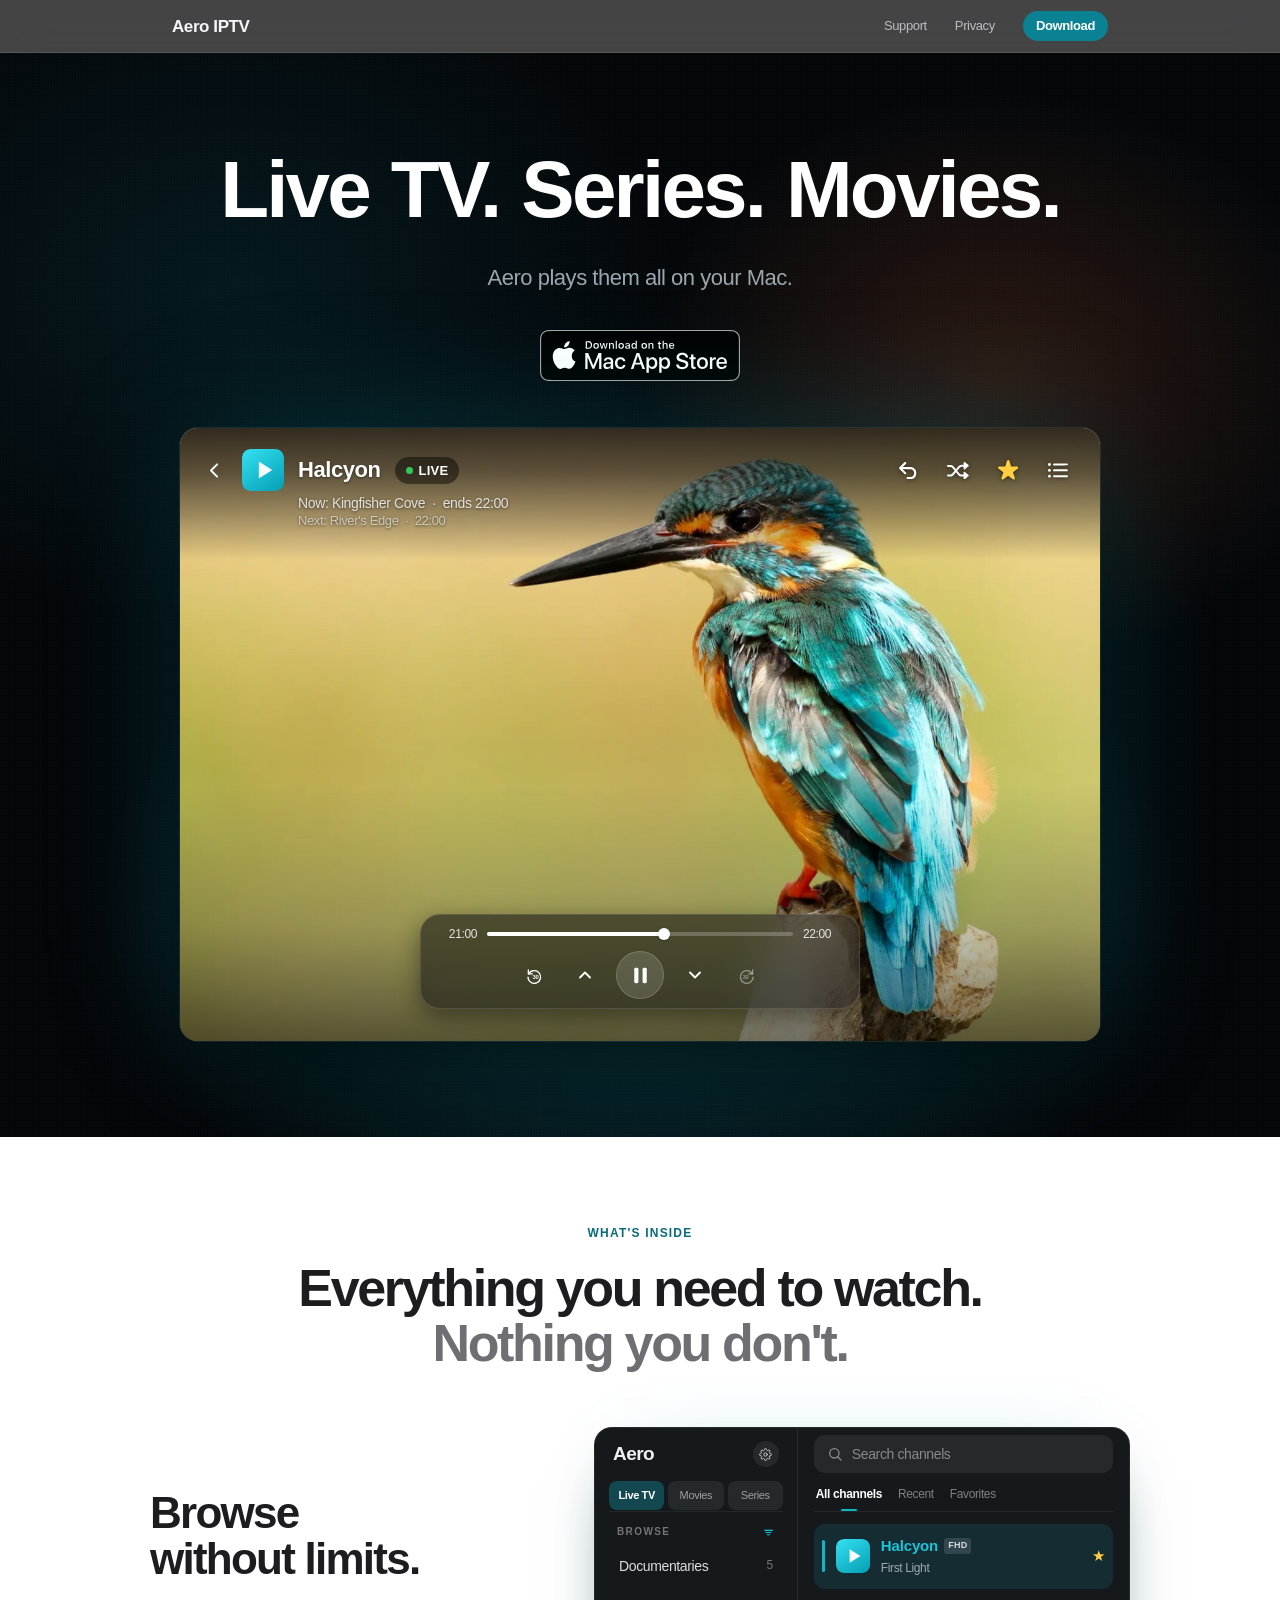
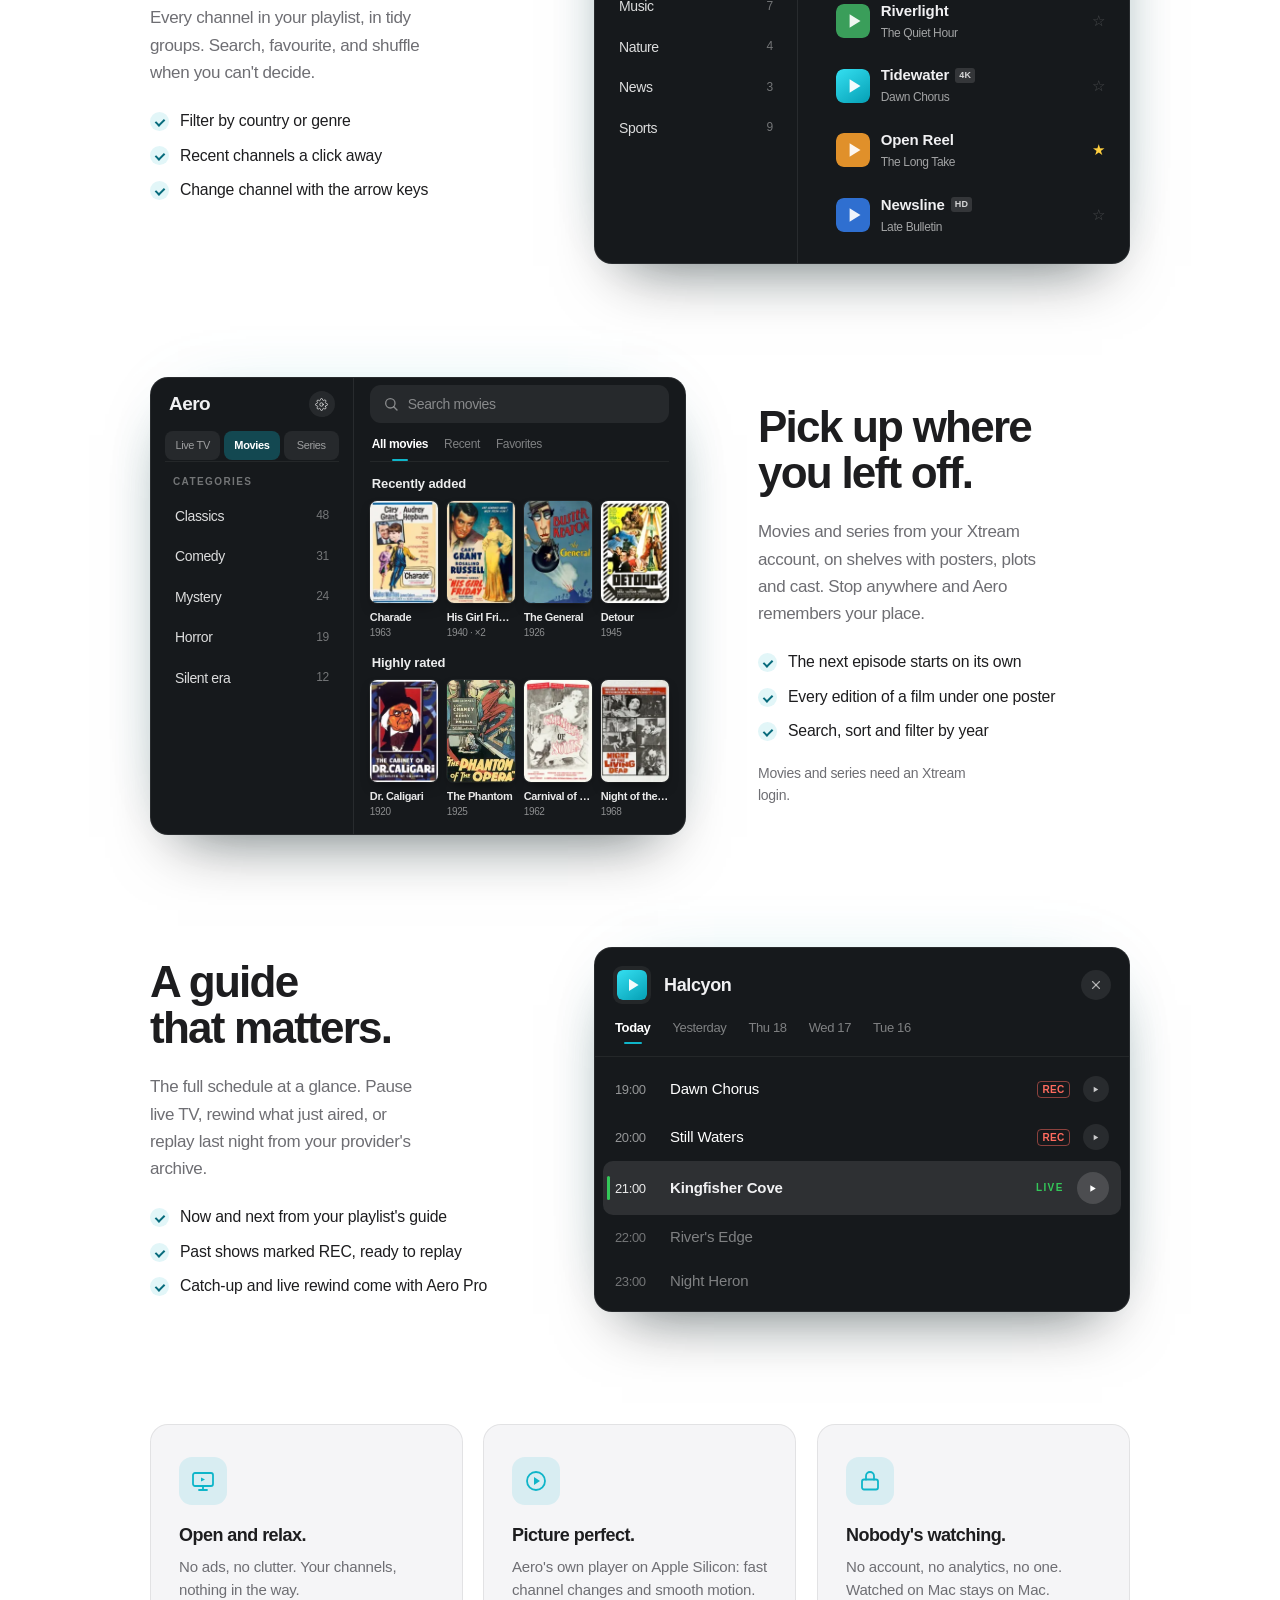
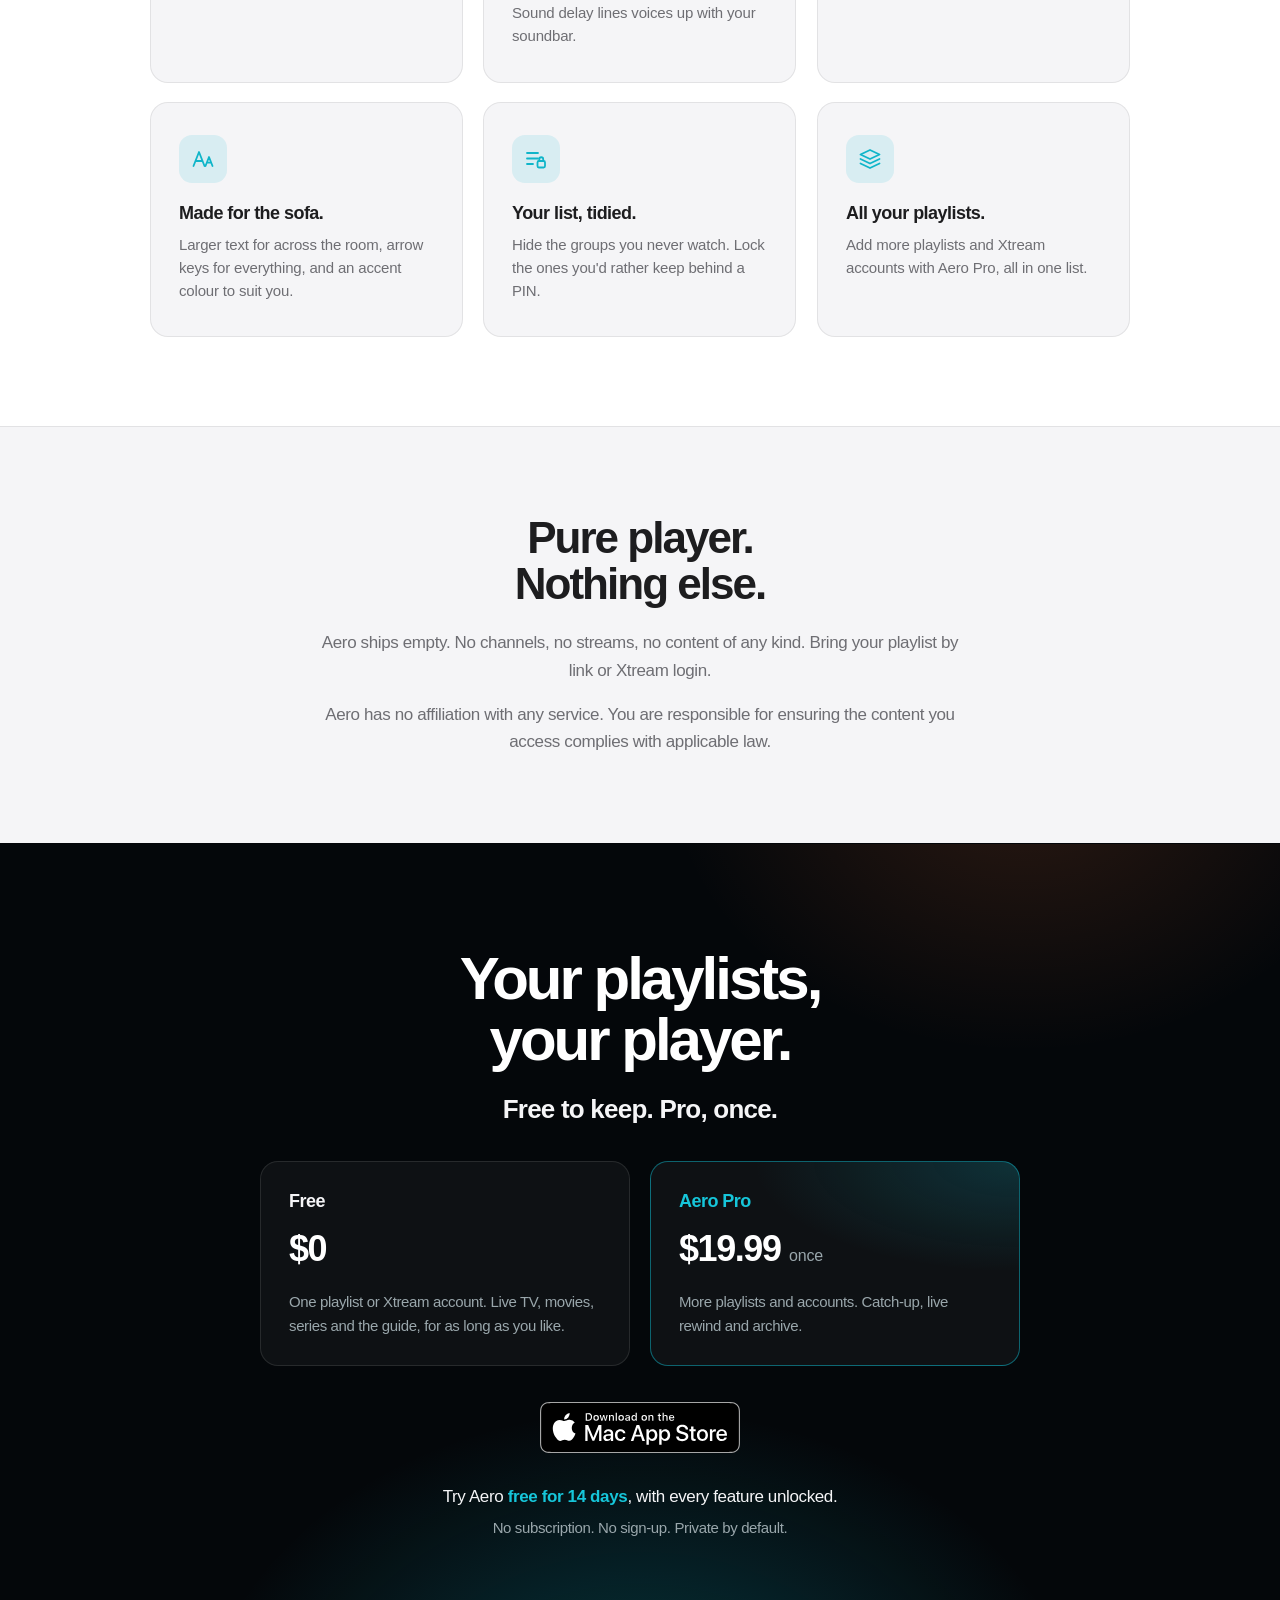
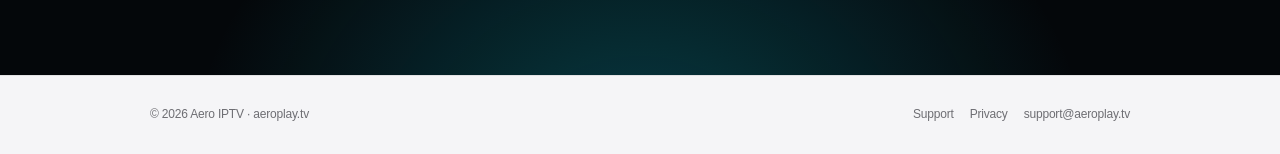
<file: site/index.html>
<!DOCTYPE html>
<html lang="en">
<head>
  <!--
    Source of truth for this page's copy and structure is the Aero wiki, NOT this file:
    github.com/rymanov/aero-wiki → directions/website-v1.md
    Author content changes in the wiki first, then implement them here.
    If the wiki and this file disagree, the wiki wins and this HTML is the bug.
  -->
  <meta charset="utf-8">
  <meta name="viewport" content="width=device-width, initial-scale=1">
  <title>Aero: IPTV Player for Mac. M3U, Xtream, Movies &amp; Series</title>
  <meta name="description" content="Native Mac IPTV player for the M3U playlists and Xtream logins you already own. Live TV, movies and series. Pause, rewind, and a guide. Free to try, one-time $19.99.">

  <meta property="og:type"        content="website">
  <meta property="og:url"         content="https://aeroplay.tv/">
  <meta property="og:site_name"   content="Aero IPTV">
  <meta property="og:title"       content="Aero: IPTV Player for Mac. M3U, Xtream, Movies &amp; Series">
  <meta property="og:description" content="Native Mac IPTV player for the M3U playlists and Xtream logins you already own. Live TV, movies and series, with a guide, pause and rewind. No content included. Bring your own playlist.">
  <meta property="og:image"       content="https://aeroplay.tv/assets/og-image-v2.jpg">
  <meta property="og:image:width"  content="1200">
  <meta property="og:image:height" content="630">
  <meta property="og:image:alt"    content="Aero, the IPTV player for Mac: Live TV. Series. Movies. Bring your own playlist.">

  <meta name="twitter:card"        content="summary_large_image">
  <meta name="twitter:title"       content="Aero: IPTV Player for Mac. M3U, Xtream, Movies &amp; Series">
  <meta name="twitter:description" content="Native Mac IPTV player for the M3U playlists and Xtream logins you already own. Live TV, movies and series. No content included.">
  <meta name="twitter:image"       content="https://aeroplay.tv/assets/og-image-v2.jpg">
  <meta name="twitter:image:alt"   content="Aero, the IPTV player for Mac: Live TV. Series. Movies. Bring your own playlist.">

  <link rel="canonical" href="https://aeroplay.tv/">
  <link rel="icon" type="image/svg+xml" href="assets/favicon.svg">
  <link rel="icon" type="image/png" sizes="32x32" href="assets/favicon-32.png">
  <link rel="apple-touch-icon" href="assets/apple-touch-icon.png">
  <meta name="theme-color" content="#06090b">
  <link rel="stylesheet" href="styles.css">

  <script type="application/ld+json">
  {
    "@context": "https://schema.org",
    "@graph": [
      {
        "@type": "Organization",
        "@id": "https://aeroplay.tv/#organization",
        "name": "Aero IPTV",
        "url": "https://aeroplay.tv/",
        "logo": {
          "@type": "ImageObject",
          "url": "https://aeroplay.tv/assets/icon-512.png",
          "width": 512,
          "height": 512
        },
        "email": "support@aeroplay.tv"
      },
      {
        "@type": "WebSite",
        "@id": "https://aeroplay.tv/#website",
        "url": "https://aeroplay.tv/",
        "name": "Aero IPTV",
        "description": "A fast, native Mac player for the live TV, movies, and series in the M3U/M3U8 playlists and Xtream logins you already own.",
        "publisher": { "@id": "https://aeroplay.tv/#organization" },
        "inLanguage": "en"
      },
      {
        "@type": "SoftwareApplication",
        "@id": "https://aeroplay.tv/#app",
        "name": "Aero IPTV",
        "alternateName": "Aero",
        "applicationCategory": "MultimediaApplication",
        "applicationSubCategory": "IPTV Player",
        "operatingSystem": "macOS",
        "description": "A fast, native macOS IPTV player for the M3U/M3U8 playlists, Xtream logins, and XMLTV guide data you already own. Live TV, movies, and series, with a guide, pause, and rewind. No content included. Bring your own playlist.",
        "url": "https://aeroplay.tv/",
        "downloadUrl": "https://apps.apple.com/app/id6788383081",
        "image": "https://aeroplay.tv/assets/og-image-v2.jpg",
        "screenshot": "https://aeroplay.tv/assets/screenshot-hero.jpg",
        "softwareVersion": "1.2",
        "publisher": { "@id": "https://aeroplay.tv/#organization" },
        "isAccessibleForFree": true,
        "featureList": [
          "Play the M3U and M3U8 playlists you already own",
          "Add a playlist by link or Xtream login",
          "Live TV, movies, and series from the same playlist",
          "Browse movies and series on poster shelves by category, with favourites and resume",
          "Episodes advance automatically; shuffle any list",
          "XMLTV program guide (EPG) with now & next",
          "Pause live TV, rewind into what just aired, and play from the archive where your provider keeps one",
          "Native Mac playback: smooth motion and fast channel changes",
          "Hide channel groups, or lock them behind a PIN",
          "Larger text and arrow-key control for the big screen",
          "No ads, no account, no tracking. Private by default."
        ],
        "offers": [
          {
            "@type": "Offer",
            "name": "Aero",
            "price": "0",
            "priceCurrency": "USD",
            "availability": "https://schema.org/InStock",
            "url": "https://apps.apple.com/app/id6788383081",
            "description": "Free to download and free to keep: one playlist or Xtream account, with live TV, movies, series and the guide. Includes a 14-day trial with everything unlocked."
          },
          {
            "@type": "Offer",
            "name": "Aero Pro",
            "category": "In-app purchase",
            "price": "19.99",
            "priceCurrency": "USD",
            "availability": "https://schema.org/InStock",
            "url": "https://apps.apple.com/app/id6788383081",
            "description": "A single purchase, not a subscription. Unlocks multiple playlists and Xtream accounts, plus catch-up, live rewind, and archive playback."
          }
        ]
      }
    ]
  }
  </script>
</head>
<body>

  <a class="skip-link" href="#main">Skip to content</a>

  <!-- ── Navigation — dark over black hero ── -->
  <header class="site-nav-bar nav-dark">
    <nav class="site-nav" aria-label="Site navigation">
      <a href="/" class="logo">Aero IPTV</a>
      <div class="nav-links">
        <a href="/support">Support</a>
        <a href="/privacy">Privacy</a>
        <a class="nav-cta" href="https://apps.apple.com/app/id6788383081">Download</a>
      </div>
    </nav>
  </header>

  <main id="main">

    <!-- ── Hero ── -->
    <section class="hero">
      <div class="hero-inner">
        <h1>Live TV. Series. Movies.</h1>
        <p class="tagline">
          Aero plays them all on your Mac.
        </p>

        <a class="badge-link" href="https://apps.apple.com/app/id6788383081" aria-label="Download Aero IPTV on the Mac App Store">
          <img
            src="assets/badge-mac-app-store.svg"
            alt="Download on the Mac App Store"
            width="200"
            height="51"
          >
        </a>

        <div class="hero-screenshot">
          <div class="player-frame">
            <picture>
              <source type="image/webp"
                      srcset="assets/hero-720.webp 720w, assets/hero-1280.webp 1280w, assets/hero-1840.webp 1840w"
                      sizes="(max-width: 980px) 94vw, 920px">
              <img
                src="assets/screenshot-hero.jpg"
                alt="A kingfisher perched on a branch, playing in Aero IPTV"
                class="player-photo"
                width="1840"
                height="1226"
                fetchpriority="high"
              >
            </picture>
            <!-- Top bar -->
            <div class="player-top" aria-hidden="true">
              <div class="player-head">
                <span class="ctrl-glyph ctrl-back" aria-hidden="true">
                  <svg viewBox="0 0 24 24" fill="none" stroke="currentColor" stroke-width="2.2" stroke-linecap="round" stroke-linejoin="round"><polyline points="15 5 8 12 15 19"/></svg>
                </span>
                <img class="player-logo" src="assets/demo-teal.svg" alt="" width="42" height="42">
                <span class="player-name">Halcyon</span>
                <span class="live-badge"><span class="live-dot"></span>LIVE</span>
                <div class="player-top-actions">
                  <!-- Top-bar controls: exact vector traces of the app's SF Symbols
                       (arrow.uturn.backward, shuffle, star.fill, list.bullet), auto-traced
                       from high-res renders. Sized by a common scale so the relative sizes
                       match the app exactly. -->
                  <span class="ctrl-glyph" aria-hidden="true">
                    <svg viewBox="0.038 0.025 1282.698 1282.734" width="17.3" height="17.3" class="g-replay" aria-hidden="true"><g transform="translate(-809.314331,2041.875248) scale(0.100000,-0.100000)" fill="currentColor" stroke="none"> <path d="M12524 20405 c-33 -7 -95 -28 -138 -45 -144 -60 -214 -116 -486 -385 -140 -138 -1002 -989 -1915 -1891 -913 -901 -1677 -1658 -1697 -1682 -253 -292 -260 -764 -16 -1075 62 -79 3821 -3788 3905 -3854 81 -63 164 -107 273 -145 92 -31 100 -33 250 -32 173 0 232 11 357 69 135 62 231 145 310 268 85 130 125 278 125 457 -1 180 -53 342 -155 475 -25 33 -409 414 -854 847 l-808 786 -535 444 -534 443 44 3 c25 2 335 -12 690 -30 l645 -32 2255 -6 c2472 -6 2314 -2 2665 -66 1216 -219 2043 -952 2303 -2039 107 -446 113 -989 16 -1450 -112 -529 -349 -971 -718 -1341 -484 -483 -1093 -752 -1931 -851 -118 -14 -303 -17 -1165 -23 -1020 -6 -1025 -6 -1105 -28 -336 -94 -573 -375 -603 -715 -40 -453 241 -827 678 -903 81 -13 219 -15 1153 -11 1145 4 1180 6 1577 63 1306 186 2345 776 3011 1706 454 634 721 1421 789 2323 14 181 14 661 0 840 -66 866 -314 1618 -744 2255 -569 844 -1423 1427 -2508 1714 -253 67 -533 117 -883 158 -177 21 -212 22 -2475 25 l-2295 3 -705 -34 c-388 -18 -706 -33 -707 -32 -1 1 246 208 550 460 l552 458 720 702 c396 385 761 741 811 791 190 188 266 359 265 600 0 403 -234 701 -613 780 -85 18 -271 18 -354 0z"/> </g></svg>
                  </span>
                  <span class="ctrl-glyph" aria-hidden="true">
                    <svg viewBox="-0.032 -0.003 1617.85 1292.445" width="21.8" height="17.4" class="g-shuffle" aria-hidden="true"><g transform="translate(-809.181765,2051.694039) scale(0.100000,-0.100000)" fill="currentColor" stroke="none"> <path d="M20800 20505 c-194 -44 -328 -173 -387 -372 -16 -52 -18 -138 -21 -895 l-3 -838 -752 0 c-743 0 -928 -6 -1162 -36 -658 -84 -1173 -314 -1670 -745 -118 -103 -370 -356 -482 -484 -43 -49 -424 -508 -847 -1018 -423 -510 -773 -926 -777 -925 -4 2 -378 449 -831 993 -453 545 -872 1042 -929 1105 -549 599 -1076 906 -1754 1019 -271 45 -289 46 -1405 46 -1204 0 -1109 6 -1290 -82 -80 -40 -109 -61 -185 -137 -139 -139 -200 -277 -212 -476 -13 -222 69 -429 229 -575 86 -78 171 -128 288 -168 l95 -32 950 -6 c813 -5 967 -9 1065 -23 546 -80 948 -318 1394 -826 51 -58 443 -527 870 -1043 l778 -938 -19 -22 c-11 -12 -379 -456 -819 -987 -816 -985 -981 -1172 -1183 -1341 -302 -253 -598 -388 -986 -451 -124 -20 -177 -22 -1080 -28 -936 -6 -951 -6 -1028 -28 -212 -59 -391 -203 -481 -386 -46 -94 -66 -171 -73 -286 -25 -409 265 -734 695 -781 136 -15 1953 -6 2102 10 423 45 732 125 1027 266 332 158 588 350 908 676 168 171 224 237 1459 1724 224 270 411 491 414 493 4 1 232 -269 507 -600 1228 -1481 1279 -1541 1512 -1751 601 -541 1169 -783 1982 -847 78 -6 464 -10 913 -10 l777 0 3 -833 c3 -749 5 -838 21 -890 55 -188 172 -306 357 -361 84 -26 240 -31 330 -12 167 35 115 -5 1600 1236 751 627 1390 1167 1421 1200 100 106 149 227 149 366 0 141 -56 270 -161 371 -24 23 -658 555 -1409 1183 -1485 1241 -1433 1201 -1600 1236 -107 23 -251 14 -354 -20 -174 -59 -277 -168 -332 -352 -16 -54 -18 -127 -21 -847 l-4 -788 -807 4 c-886 4 -894 4 -1141 68 -229 59 -434 159 -638 312 -121 92 -334 294 -457 436 -255 293 -1696 2037 -1692 2048 6 15 1556 1880 1682 2023 114 129 304 316 404 397 245 197 514 325 800 382 215 42 243 44 1057 48 l792 4 3 -778 c3 -704 5 -784 21 -838 27 -91 63 -159 118 -219 64 -70 130 -112 227 -144 65 -21 96 -25 202 -25 112 -1 134 2 210 28 47 16 112 47 145 70 52 35 2706 2247 2794 2329 99 92 161 232 161 366 0 157 -45 264 -160 382 -92 94 -2728 2300 -2804 2347 -99 60 -186 83 -321 87 -81 3 -141 -1 -185 -11z"/> </g></svg>
                  </span>
                  <span class="ctrl-glyph ctrl-fav" aria-hidden="true">
                    <svg viewBox="0.01 -0.013 1508.119 1442.485" width="20.4" height="19.5" class="g-star" aria-hidden="true"><g transform="translate(-776.059359,2212.602682) scale(0.100000,-0.100000)" fill="currentColor" stroke="none"> <path d="M15140 22116 c-272 -57 -476 -246 -643 -596 -61 -127 -101 -250 -818 -2487 l-564 -1762 -2230 -4 -2230 -3 -110 -22 c-410 -79 -647 -262 -755 -582 -32 -93 -39 -292 -15 -393 22 -93 80 -217 146 -313 64 -92 196 -229 299 -310 41 -32 855 -619 1809 -1304 953 -684 1735 -1250 1738 -1256 2 -7 -303 -927 -678 -2046 -375 -1118 -692 -2070 -705 -2116 -82 -297 -69 -594 35 -800 88 -174 266 -326 456 -389 72 -24 94 -27 225 -27 128 1 155 4 235 28 122 37 243 91 367 165 56 34 888 638 1847 1342 959 704 1750 1278 1756 1275 7 -2 790 -575 1741 -1272 951 -698 1767 -1292 1814 -1322 445 -281 829 -294 1130 -37 122 103 207 240 252 401 18 66 22 106 22 249 1 278 101 -44 -1062 3420 l-379 1131 1685 1209 c927 666 1740 1250 1806 1299 212 156 388 355 462 522 124 281 70 617 -137 838 -144 154 -322 240 -609 293 -88 16 -252 18 -2320 20 l-2226 3 -633 1978 c-349 1087 -654 2033 -678 2102 -149 417 -381 679 -668 756 -82 22 -282 27 -365 10z"/> </g></svg>
                  </span>
                  <span class="ctrl-glyph" aria-hidden="true">
                    <svg viewBox="0.033 -0.029 1474.413 1086.73" width="19.9" height="14.7" class="g-list" aria-hidden="true"><g transform="translate(-819.180450,1852.843898) scale(0.100000,-0.100000)" fill="currentColor" stroke="none"> <path d="M9106 18519 c-221 -32 -438 -142 -600 -305 -427 -427 -417 -1111 22 -1526 422 -398 1072 -388 1482 22 176 175 286 408 309 651 47 496 -260 959 -739 1117 -141 47 -326 63 -474 41z"/> <path d="M12498 18185 c-197 -48 -378 -191 -473 -375 -65 -127 -89 -234 -82 -380 8 -199 75 -350 221 -496 90 -89 174 -142 294 -183 l77 -26 4865 -3 c5425 -3 4943 -9 5105 67 236 112 389 321 425 582 20 146 -8 299 -82 443 -32 62 -63 102 -132 172 -104 103 -203 161 -332 194 -76 20 -135 20 -4953 19 -4110 -1 -4885 -3 -4933 -14z"/> <path d="M9042 14139 c-395 -83 -714 -389 -819 -784 -23 -88 -26 -119 -26 -260 0 -142 3 -171 26 -260 102 -383 397 -676 780 -776 104 -27 306 -37 415 -19 520 83 903 528 905 1050 1 294 -108 554 -321 764 -254 250 -615 357 -960 285z"/> <path d="M12535 13825 c-85 -15 -192 -59 -267 -109 -71 -46 -183 -165 -227 -239 -120 -203 -134 -470 -35 -685 104 -228 289 -377 526 -426 70 -15 530 -16 4903 -16 5287 0 4891 -4 5039 56 303 123 500 462 456 783 -37 274 -209 496 -462 598 -137 56 173 52 -5038 52 -3867 -1 -4839 -3 -4895 -14z"/> <path d="M9152 9789 c-124 -12 -235 -44 -357 -103 -130 -64 -213 -125 -313 -230 -128 -135 -214 -292 -263 -481 -20 -77 -23 -113 -23 -250 1 -139 4 -173 27 -257 158 -596 776 -941 1352 -757 376 120 648 423 730 814 22 106 22 304 0 410 -113 541 -608 908 -1153 854z"/> <path d="M12516 9453 c-228 -48 -405 -191 -506 -408 -173 -369 -13 -815 355 -990 151 -71 -332 -65 5071 -65 5338 0 4918 -5 5058 59 211 96 368 285 423 509 23 97 21 265 -6 365 -72 271 -295 481 -569 533 -114 22 -9724 19 -9826 -3z"/> </g></svg>
                  </span>

                </div>
              </div>
              <div class="player-sub">
                <span class="player-now">Now: Kingfisher Cove&nbsp;&nbsp;·&nbsp;&nbsp;ends 22:00</span>
                <span class="player-next">Next: River's Edge&nbsp;&nbsp;·&nbsp;&nbsp;22:00</span>
              </div>
            </div>
            <!-- Bottom scrim — grounds the control zone so the pill reads on any frame -->
            <div class="player-scrim-bottom" aria-hidden="true"></div>
            <!-- Bottom controls — single floating pill -->
            <div class="player-controls" aria-hidden="true">
              <div class="player-pill">
                <div class="player-progress-row">
                  <span class="player-time-label">21:00</span>
                  <div class="player-track"><div class="player-fill"></div><div class="player-thumb"></div></div>
                  <span class="player-time-label player-time-right">22:00</span>
                </div>
                <div class="player-buttons">
                  <span class="ctrl-glyph" aria-hidden="true">
                    <svg viewBox="0 0 24 24" fill="none" stroke="currentColor" stroke-width="1.7" stroke-linecap="round" stroke-linejoin="round"><path d="M3 5v5h5"/><path d="M3.5 10a8 8 0 1 1-1 4"/><text x="12" y="16" font-size="7.5" fill="currentColor" stroke="none" font-weight="700" text-anchor="middle">30</text></svg>
                  </span>
                  <span class="ctrl-glyph" aria-hidden="true">
                    <svg viewBox="0 0 24 24" fill="none" stroke="currentColor" stroke-width="2.2" stroke-linecap="round" stroke-linejoin="round"><polyline points="6 15 12 9 18 15"/></svg>
                  </span>
                  <span class="ctrl-glyph ctrl-play" aria-hidden="true">
                    <svg viewBox="0 0 24 24" fill="currentColor"><rect x="6" y="4.5" width="4" height="15" rx="1.4"/><rect x="14" y="4.5" width="4" height="15" rx="1.4"/></svg>
                  </span>
                  <span class="ctrl-glyph" aria-hidden="true">
                    <svg viewBox="0 0 24 24" fill="none" stroke="currentColor" stroke-width="2.2" stroke-linecap="round" stroke-linejoin="round"><polyline points="6 9 12 15 18 9"/></svg>
                  </span>
                  <span class="ctrl-glyph ctrl-dim" aria-hidden="true">
                    <svg viewBox="0 0 24 24" fill="none" stroke="currentColor" stroke-width="1.7" stroke-linecap="round" stroke-linejoin="round"><path d="M21 5v5h-5"/><path d="M20.5 10a8 8 0 1 0 1 4"/><text x="12" y="16" font-size="7.5" fill="currentColor" stroke="none" font-weight="700" text-anchor="middle">30</text></svg>
                  </span>
                </div>
              </div>
            </div>
          </div>
        </div>
      </div>
    </section>

    <!-- ── Intro line ── -->
    <section class="section-intro">
      <div class="intro-inner reveal">
        <p class="section-label">What's inside</p>
        <h2 class="intro-head">Everything you need to watch.<br><span class="intro-dim">Nothing you don't.</span></h2>
      </div>
    </section>

    <!-- ── Showcase: Channel ── -->
    <section class="showcase">
      <div class="showcase-inner">
        <div class="showcase-copy reveal">
          <h3>Browse<br>without limits.</h3>
          <p>Every channel in your playlist, in tidy groups. Search, favourite, and shuffle when you can't decide.</p>
          <ul class="showcase-points">
            <li>Filter by country or genre</li>
            <li>Recent channels a click away</li>
            <li>Change channel with the arrow keys</li>
          </ul>
        </div>
        <div class="showcase-visual reveal reveal-delay">
          <!-- Mirrors ChannelBrowserView: rail header (wordmark + gear), the
               Live TV / Movies / Series mode switcher, the BROWSE group
               navigator, then the list with its All channels / Recent /
               Favorites tab strip. "Favorites" is US-spelled because that is
               the app's own label. -->
          <div class="mini-panel browse-panel" aria-hidden="true">
            <!-- Band 1 of 3: the shared header band (BrowseRhythm.headerHeight).
                 Both cells are the same fixed height with content centred, so
                 the wordmark and the search field sit on one axis. -->
            <div class="bp-cell bp-rail bp-band-head">
              <div class="rail-head">
                <span class="rail-title">Aero</span>
                <span class="rail-gear">
                  <svg viewBox="0 0 24 24" fill="none" stroke="currentColor" stroke-width="1.8" stroke-linecap="round" stroke-linejoin="round"><circle cx="12" cy="12" r="3.2"/><path d="M19.4 15a1.6 1.6 0 0 0 .32 1.77l.06.06a2 2 0 1 1-2.83 2.83l-.06-.06a1.6 1.6 0 0 0-1.77-.32 1.6 1.6 0 0 0-1 1.46V21a2 2 0 1 1-4 0v-.11a1.6 1.6 0 0 0-1.05-1.46 1.6 1.6 0 0 0-1.77.32l-.06.06a2 2 0 1 1-2.83-2.83l.06-.06a1.6 1.6 0 0 0 .32-1.77 1.6 1.6 0 0 0-1.46-1H3a2 2 0 1 1 0-4h.11a1.6 1.6 0 0 0 1.46-1.05 1.6 1.6 0 0 0-.32-1.77l-.06-.06a2 2 0 1 1 2.83-2.83l.06.06a1.6 1.6 0 0 0 1.77.32H9a1.6 1.6 0 0 0 1-1.46V3a2 2 0 1 1 4 0v.11a1.6 1.6 0 0 0 1 1.46 1.6 1.6 0 0 0 1.77-.32l.06-.06a2 2 0 1 1 2.83 2.83l-.06.06a1.6 1.6 0 0 0-.32 1.77V9a1.6 1.6 0 0 0 1.46 1H21a2 2 0 1 1 0 4h-.11a1.6 1.6 0 0 0-1.46 1z"/></svg>
                </span>
              </div>
            </div>
            <div class="bp-cell bp-list bp-band-head">
              <div class="browse-search">
                <svg viewBox="0 0 24 24" fill="none" stroke="currentColor" stroke-width="2" stroke-linecap="round"><circle cx="11" cy="11" r="7"/><line x1="16.5" y1="16.5" x2="21" y2="21"/></svg>
                <span>Search channels</span>
              </div>
            </div>

            <!-- Band 2 of 3: the shared tab-row band (BrowseRhythm.tabRowHeight).
                 A whole number, with the hairline pinned to the band's bottom
                 edge in BOTH cells, so the two column seams land on the same
                 pixel row by construction rather than by matching paddings. -->
            <div class="bp-cell bp-rail bp-band-tabs">
              <div class="rail-modes">
                <span class="rail-mode on">Live TV</span>
                <span class="rail-mode">Movies</span>
                <span class="rail-mode">Series</span>
              </div>
            </div>
            <div class="bp-cell bp-list bp-band-tabs">
              <div class="browse-tabs">
                <span class="browse-tab on">All channels</span>
                <span class="browse-tab">Recent</span>
                <span class="browse-tab">Favorites</span>
              </div>
            </div>

            <!-- Band 3 of 3: the bodies. First content row lands on one line. -->
            <div class="bp-cell bp-rail bp-body">
              <div class="rail-sec">
                <span class="rail-sec-label">Browse</span>
                <svg class="rail-funnel" viewBox="0 0 24 24" fill="none" stroke="currentColor" stroke-width="2" stroke-linecap="round"><line x1="5" y1="8" x2="19" y2="8"/><line x1="7.5" y1="12" x2="16.5" y2="12"/><line x1="10" y1="16" x2="14" y2="16"/></svg>
              </div>
              <div class="rail-btn"><span>Documentaries</span><span class="rail-count">5</span></div>
              <div class="rail-btn"><span>Music</span><span class="rail-count">7</span></div>
              <div class="rail-btn"><span>Nature</span><span class="rail-count">4</span></div>
              <div class="rail-btn"><span>News</span><span class="rail-count">3</span></div>
              <div class="rail-btn"><span>Sports</span><span class="rail-count">9</span></div>
            </div>
            <div class="bp-cell bp-list bp-body">
              <div class="browse-row marked">
                <span class="brow-bar"></span>
                <span class="brow-logo"><img src="assets/demo-teal.svg" alt="" width="36" height="36"></span>
                <span class="brow-meta">
                  <span class="brow-name">Halcyon<span class="brow-badge">FHD</span></span>
                  <span class="brow-now">First Light</span>
                </span>
                <span class="brow-star on" aria-hidden="true">★</span>
              </div>
              <div class="browse-row">
                <span class="brow-bar"></span>
                <span class="brow-logo"><img src="assets/demo-green.svg" alt="" width="36" height="36"></span>
                <span class="brow-meta">
                  <span class="brow-name">Riverlight</span>
                  <span class="brow-now">The Quiet Hour</span>
                </span>
                <span class="brow-star" aria-hidden="true">☆</span>
              </div>
              <div class="browse-row">
                <span class="brow-bar"></span>
                <span class="brow-logo"><img src="assets/demo-teal.svg" alt="" width="36" height="36"></span>
                <span class="brow-meta">
                  <span class="brow-name">Tidewater<span class="brow-badge">4K</span></span>
                  <span class="brow-now">Dawn Chorus</span>
                </span>
                <span class="brow-star" aria-hidden="true">☆</span>
              </div>
              <div class="browse-row">
                <span class="brow-bar"></span>
                <span class="brow-logo"><img src="assets/demo-amber.svg" alt="" width="36" height="36"></span>
                <span class="brow-meta">
                  <span class="brow-name">Open Reel</span>
                  <span class="brow-now">The Long Take</span>
                </span>
                <span class="brow-star on" aria-hidden="true">★</span>
              </div>
              <div class="browse-row">
                <span class="brow-bar"></span>
                <span class="brow-logo"><img src="assets/demo-blue.svg" alt="" width="36" height="36"></span>
                <span class="brow-meta">
                  <span class="brow-name">Newsline<span class="brow-badge">HD</span></span>
                  <span class="brow-now">Late Bulletin</span>
                </span>
                <span class="brow-star" aria-hidden="true">☆</span>
              </div>
            </div>
          </div>
        </div>
      </div>
    </section>

    <!-- ── Showcase: Movies & Series ── -->
    <section class="showcase">
      <div class="showcase-inner showcase-reverse">
        <div class="showcase-copy reveal">
          <h3>Pick up where<br>you left off.</h3>
          <p>Movies and series from your Xtream account, on shelves with posters, plots and cast. Stop anywhere and Aero remembers your place.</p>
          <ul class="showcase-points">
            <li>The next episode starts on its own</li>
            <li>Every edition of a film under one poster</li>
            <li>Search, sort and filter by year</li>
          </ul>
          <p class="showcase-fine">Movies and series need an Xtream login.</p>
        </div>
        <div class="showcase-visual reveal reveal-delay">
          <!-- Mirrors VODBrowserView: Movies mode, "Search movies", the
               All movies / Recent / Favorites strip, the CATEGORIES rail and the
               "Recently added" / "Highly rated" poster shelves; "x2" is the
               editions fold. Posters are public-domain classics (assets/posters/
               CREDITS.txt). Same shared-band grid as the channel panel. -->
          <div class="mini-panel browse-panel library-panel" aria-hidden="true">
            <div class="bp-cell bp-rail bp-band-head">
              <div class="rail-head">
                <span class="rail-title">Aero</span>
                <span class="rail-gear">
                  <svg viewBox="0 0 24 24" fill="none" stroke="currentColor" stroke-width="1.8" stroke-linecap="round" stroke-linejoin="round"><circle cx="12" cy="12" r="3.2"/><path d="M19.4 15a1.6 1.6 0 0 0 .32 1.77l.06.06a2 2 0 1 1-2.83 2.83l-.06-.06a1.6 1.6 0 0 0-1.77-.32 1.6 1.6 0 0 0-1 1.46V21a2 2 0 1 1-4 0v-.11a1.6 1.6 0 0 0-1.05-1.46 1.6 1.6 0 0 0-1.77.32l-.06.06a2 2 0 1 1-2.83-2.83l.06-.06a1.6 1.6 0 0 0 .32-1.77 1.6 1.6 0 0 0-1.46-1H3a2 2 0 1 1 0-4h.11a1.6 1.6 0 0 0 1.46-1.05 1.6 1.6 0 0 0-.32-1.77l-.06-.06a2 2 0 1 1 2.83-2.83l.06.06a1.6 1.6 0 0 0 1.77.32H9a1.6 1.6 0 0 0 1-1.46V3a2 2 0 1 1 4 0v.11a1.6 1.6 0 0 0 1 1.46 1.6 1.6 0 0 0 1.77-.32l.06-.06a2 2 0 1 1 2.83 2.83l-.06.06a1.6 1.6 0 0 0-.32 1.77V9a1.6 1.6 0 0 0 1.46 1H21a2 2 0 1 1 0 4h-.11a1.6 1.6 0 0 0-1.46 1z"/></svg>
                </span>
              </div>
            </div>
            <div class="bp-cell bp-list bp-band-head">
              <div class="browse-search">
                <svg viewBox="0 0 24 24" fill="none" stroke="currentColor" stroke-width="2" stroke-linecap="round"><circle cx="11" cy="11" r="7"/><line x1="16.5" y1="16.5" x2="21" y2="21"/></svg>
                <span>Search movies</span>
              </div>
            </div>
            <div class="bp-cell bp-rail bp-band-tabs">
              <div class="rail-modes">
                <span class="rail-mode">Live TV</span>
                <span class="rail-mode on">Movies</span>
                <span class="rail-mode">Series</span>
              </div>
            </div>
            <div class="bp-cell bp-list bp-band-tabs">
              <div class="browse-tabs">
                <span class="browse-tab on">All movies</span>
                <span class="browse-tab">Recent</span>
                <span class="browse-tab">Favorites</span>
              </div>
            </div>
            <div class="bp-cell bp-rail bp-body">
              <div class="rail-sec"><span class="rail-sec-label">Categories</span></div>
              <div class="rail-btn"><span>Classics</span><span class="rail-count">48</span></div>
              <div class="rail-btn"><span>Comedy</span><span class="rail-count">31</span></div>
              <div class="rail-btn"><span>Mystery</span><span class="rail-count">24</span></div>
              <div class="rail-btn"><span>Horror</span><span class="rail-count">19</span></div>
              <div class="rail-btn"><span>Silent era</span><span class="rail-count">12</span></div>
            </div>
            <div class="bp-cell bp-list bp-body">
              <div class="shelf">
                <div class="shelf-title">Recently added</div>
                <div class="shelf-row">
                  <figure class="poster"><img src="assets/posters/charade.webp" alt="" width="140" height="216" loading="lazy"><figcaption><b>Charade</b><span>1963</span></figcaption></figure>
                  <figure class="poster"><img src="assets/posters/girl-friday.webp" alt="" width="140" height="216" loading="lazy"><figcaption><b>His Girl Friday</b><span>1940 · ×2</span></figcaption></figure>
                  <figure class="poster"><img src="assets/posters/the-general.webp" alt="" width="140" height="216" loading="lazy"><figcaption><b>The General</b><span>1926</span></figcaption></figure>
                  <figure class="poster"><img src="assets/posters/detour.webp" alt="" width="140" height="216" loading="lazy"><figcaption><b>Detour</b><span>1945</span></figcaption></figure>
                </div>
              </div>
              <div class="shelf">
                <div class="shelf-title">Highly rated</div>
                <div class="shelf-row">
                  <figure class="poster"><img src="assets/posters/caligari.webp" alt="" width="140" height="216" loading="lazy"><figcaption><b>Dr. Caligari</b><span>1920</span></figcaption></figure>
                  <figure class="poster"><img src="assets/posters/phantom.webp" alt="" width="140" height="216" loading="lazy"><figcaption><b>The Phantom</b><span>1925</span></figcaption></figure>
                  <figure class="poster"><img src="assets/posters/carnival.webp" alt="" width="140" height="216" loading="lazy"><figcaption><b>Carnival of Souls</b><span>1962</span></figcaption></figure>
                  <figure class="poster"><img src="assets/posters/living-dead.webp" alt="" width="140" height="216" loading="lazy"><figcaption><b>Night of the Living Dead</b><span>1968</span></figcaption></figure>
                </div>
              </div>
            </div>
          </div>
        </div>
      </div>
    </section>

    <!-- ── Showcase: Programme ── -->
    <section class="showcase">
      <div class="showcase-inner">
        <div class="showcase-copy reveal">
          <h3>A guide<br>that matters.</h3>
          <p>The full schedule at a glance. Pause live TV, rewind what just aired, or replay last night from your provider's archive.</p>
          <ul class="showcase-points">
            <li>Now and next from your playlist's guide</li>
            <li>Past shows marked REC, ready to replay</li>
            <li>Catch-up and live rewind come with Aero Pro</li>
          </ul>
        </div>
        <div class="showcase-visual reveal reveal-delay">
          <div class="mini-panel guide-panel" aria-hidden="true">
            <div class="guide-head">
              <img class="guide-logo" src="assets/demo-teal.svg" alt="" width="40" height="40">
              <span class="guide-title">Halcyon</span>
              <span class="guide-x" aria-hidden="true">
                <svg viewBox="0 0 24 24" fill="none" stroke="currentColor" stroke-width="2" stroke-linecap="round"><line x1="6" y1="6" x2="18" y2="18"/><line x1="18" y1="6" x2="6" y2="18"/></svg>
              </span>
            </div>
            <div class="guide-days">
              <span class="guide-day on">Today</span>
              <span class="guide-day">Yesterday</span>
              <span class="guide-day">Thu 18</span>
              <span class="guide-day">Wed 17</span>
              <span class="guide-day">Tue 16</span>
            </div>
            <div class="guide-rows">
              <div class="guide-row past"><span class="gr-time">19:00</span><span class="gr-body"><span class="gr-title">Dawn Chorus</span><span class="gr-rec">REC</span></span><span class="gr-replay" aria-hidden="true"><svg viewBox="0 0 24 24" fill="currentColor"><polygon points="8,6 8,18 18,12"/></svg></span></div>
              <div class="guide-row past"><span class="gr-time">20:00</span><span class="gr-body"><span class="gr-title">Still Waters</span><span class="gr-rec">REC</span></span><span class="gr-replay" aria-hidden="true"><svg viewBox="0 0 24 24" fill="currentColor"><polygon points="8,6 8,18 18,12"/></svg></span></div>
              <div class="guide-row live">
                <span class="gr-time">21:00</span>
                <span class="gr-body"><span class="gr-title">Kingfisher Cove</span><span class="gr-live">LIVE</span></span>
                <span class="gr-play" aria-hidden="true"><svg viewBox="0 0 24 24" fill="currentColor"><polygon points="8,6 8,18 18,12"/></svg></span>
              </div>
              <div class="guide-row future"><span class="gr-time">22:00</span><span class="gr-title">River's Edge</span></div>
              <div class="guide-row future"><span class="gr-time">23:00</span><span class="gr-title">Night Heron</span></div>
            </div>
          </div>
        </div>
      </div>
    </section>

    <!-- ── Compact features ── -->
    <section class="section-grid">
      <div class="section-inner">
        <div class="feature-grid">

          <article class="feature-card reveal">
            <span class="icon-tile">
              <svg viewBox="0 0 24 24" fill="none" stroke="currentColor" stroke-width="1.8" stroke-linecap="round" stroke-linejoin="round" aria-hidden="true"><rect x="2" y="4" width="20" height="13" rx="2"/><path d="M8 21h8M12 17v4"/><polygon points="10,8.5 10,12.5 14,10.5" fill="currentColor" stroke="none"/></svg>
            </span>
            <h3>Open and relax.</h3>
            <p>No ads, no clutter. Your channels, nothing in the way.</p>
          </article>

          <article class="feature-card reveal reveal-delay">
            <span class="icon-tile">
              <svg viewBox="0 0 24 24" fill="none" stroke="currentColor" stroke-width="1.8" stroke-linecap="round" stroke-linejoin="round" aria-hidden="true"><circle cx="12" cy="12" r="9"/><polygon points="10,8 10,16 16,12" fill="currentColor" stroke="none"/></svg>
            </span>
            <h3>Picture perfect.</h3>
            <p>Aero's own player on Apple Silicon: fast channel changes and smooth motion. Sound delay lines voices up with your soundbar.</p>
          </article>

          <article class="feature-card reveal reveal-delay-2">
            <span class="icon-tile">
              <svg viewBox="0 0 24 24" fill="none" stroke="currentColor" stroke-width="1.8" stroke-linecap="round" stroke-linejoin="round" aria-hidden="true"><rect x="4" y="10.5" width="16" height="10" rx="2"/><path d="M8 10.5V7a4 4 0 0 1 8 0v3.5"/></svg>
            </span>
            <h3>Nobody's watching.</h3>
            <p>No account, no analytics, no one. Watched on Mac stays on Mac.</p>
          </article>

          <article class="feature-card reveal">
            <span class="icon-tile">
              <svg viewBox="0 0 24 24" fill="none" stroke="currentColor" stroke-width="1.8" stroke-linecap="round" stroke-linejoin="round" aria-hidden="true"><path d="M2.5 19 8 5l5.5 14M4.6 14h6.8"/><path d="M14.5 19l3.5-9 3.5 9M15.8 15.6h4.4"/></svg>
            </span>
            <h3>Made for the sofa.</h3>
            <p>Larger text for across the room, arrow keys for everything, and an accent colour to suit you.</p>
          </article>

          <article class="feature-card reveal reveal-delay">
            <span class="icon-tile">
              <svg viewBox="0 0 24 24" fill="none" stroke="currentColor" stroke-width="1.8" stroke-linecap="round" stroke-linejoin="round" aria-hidden="true"><path d="M3 6h11M3 11.5h11M3 17h6"/><rect x="13.5" y="14" width="7.5" height="6.5" rx="1.4"/><path d="M15.3 14v-1.8a1.95 1.95 0 0 1 3.9 0V14"/></svg>
            </span>
            <h3>Your list, tidied.</h3>
            <p>Hide the groups you never watch. Lock the ones you'd rather keep behind a PIN.</p>
          </article>

          <article class="feature-card reveal reveal-delay-2">
            <span class="icon-tile">
              <svg viewBox="0 0 24 24" fill="none" stroke="currentColor" stroke-width="1.8" stroke-linecap="round" stroke-linejoin="round" aria-hidden="true"><path d="M12 3 2.5 7.5 12 12l9.5-4.5L12 3z"/><path d="m2.5 12 9.5 4.5 9.5-4.5"/><path d="m2.5 16.5 9.5 4.5 9.5-4.5"/></svg>
            </span>
            <h3>All your playlists.</h3>
            <p>Add more playlists and Xtream accounts with Aero Pro, all in one list.</p>
          </article>

        </div>
      </div>
    </section>

    <!-- ── Bring your own playlist ── -->
    <section class="section-byop">
      <div class="section-inner reveal">
        <h2>Pure player.<br>Nothing else.</h2>
        <p>
          Aero ships empty. No channels, no streams, no content of any kind.
          Bring your playlist by link or Xtream login.
        </p>
        <p class="byop-fine">
          Aero has no affiliation with any service. You are responsible for ensuring the
          content you access complies with applicable law.
        </p>
      </div>
    </section>

    <!-- ── Closing CTA, with Free and Pro (one section) ── -->
    <section class="section-cta">
      <div class="cta-inner reveal">
        <h2>Your playlists,<br>your player.</h2>
        <p class="cta-lede">Free to keep. Pro, once.</p>
        <div class="plans">
          <div class="plan">
            <h3>Free</h3>
            <p class="plan-price">$0</p>
            <p>One playlist or Xtream account. Live TV, movies, series and the guide, for as long as you like.</p>
          </div>
          <div class="plan plan-pro">
            <h3>Aero Pro</h3>
            <p class="plan-price">$19.99 <span>once</span></p>
            <p>More playlists and accounts. Catch-up, live rewind and archive.</p>
          </div>
        </div>
        <a class="badge-link" href="https://apps.apple.com/app/id6788383081" aria-label="Download Aero IPTV on the Mac App Store">
          <img src="assets/badge-mac-app-store.svg" alt="Download on the Mac App Store" width="200" height="51">
        </a>
        <p class="cta-offer">Try Aero <strong>free for 14 days</strong>, with every feature unlocked.</p>
        <p class="cta-trust">No subscription. No sign-up. Private by default.</p>
      </div>
    </section>

  </main>

  <!-- ── Footer ── -->
  <footer class="site-footer">
    <div class="footer-inner">
      <span>© 2026 Aero IPTV · aeroplay.tv</span>
      <nav class="footer-links" aria-label="Footer navigation">
        <a href="/support">Support</a>
        <a href="/privacy">Privacy</a>
        <a href="mailto:support@aeroplay.tv">support@aeroplay.tv</a>
      </nav>
    </div>
  </footer>

  <script src="assets/app.js" defer></script>

</body>
</html>
</file>
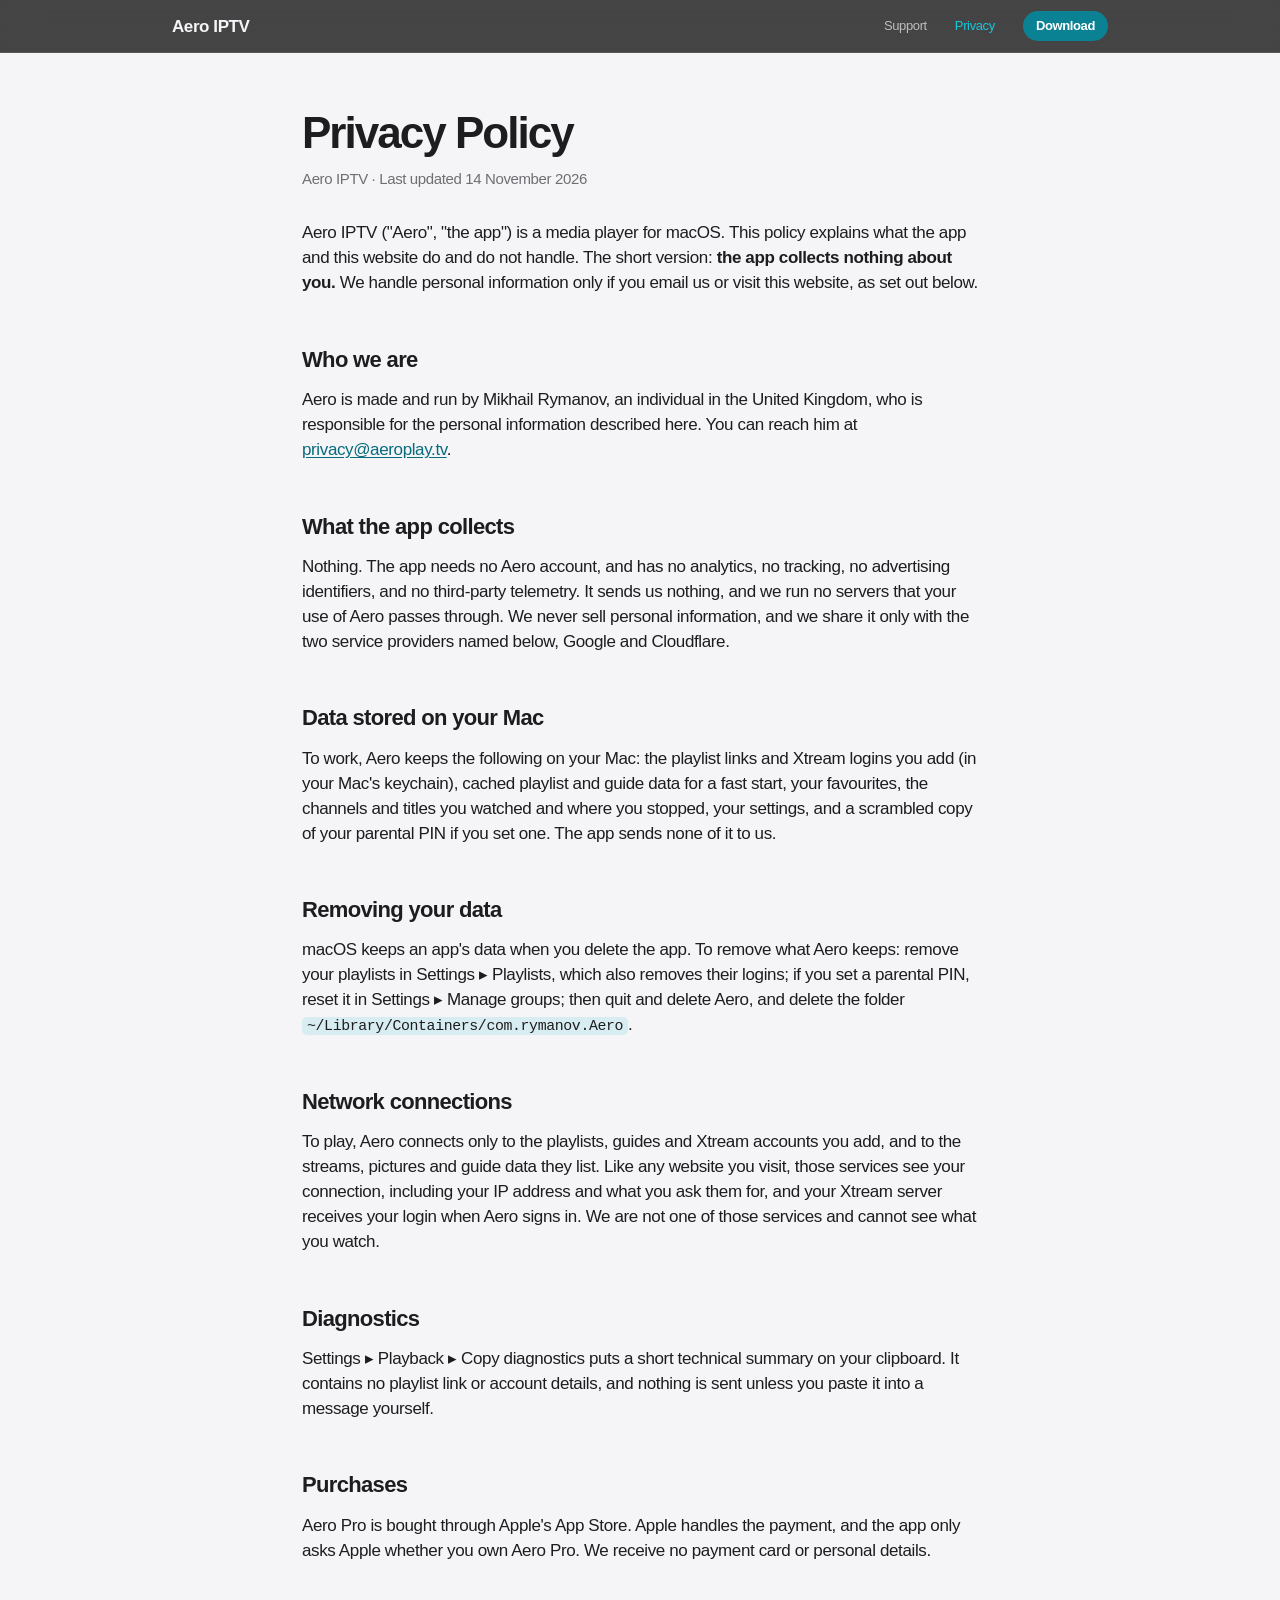
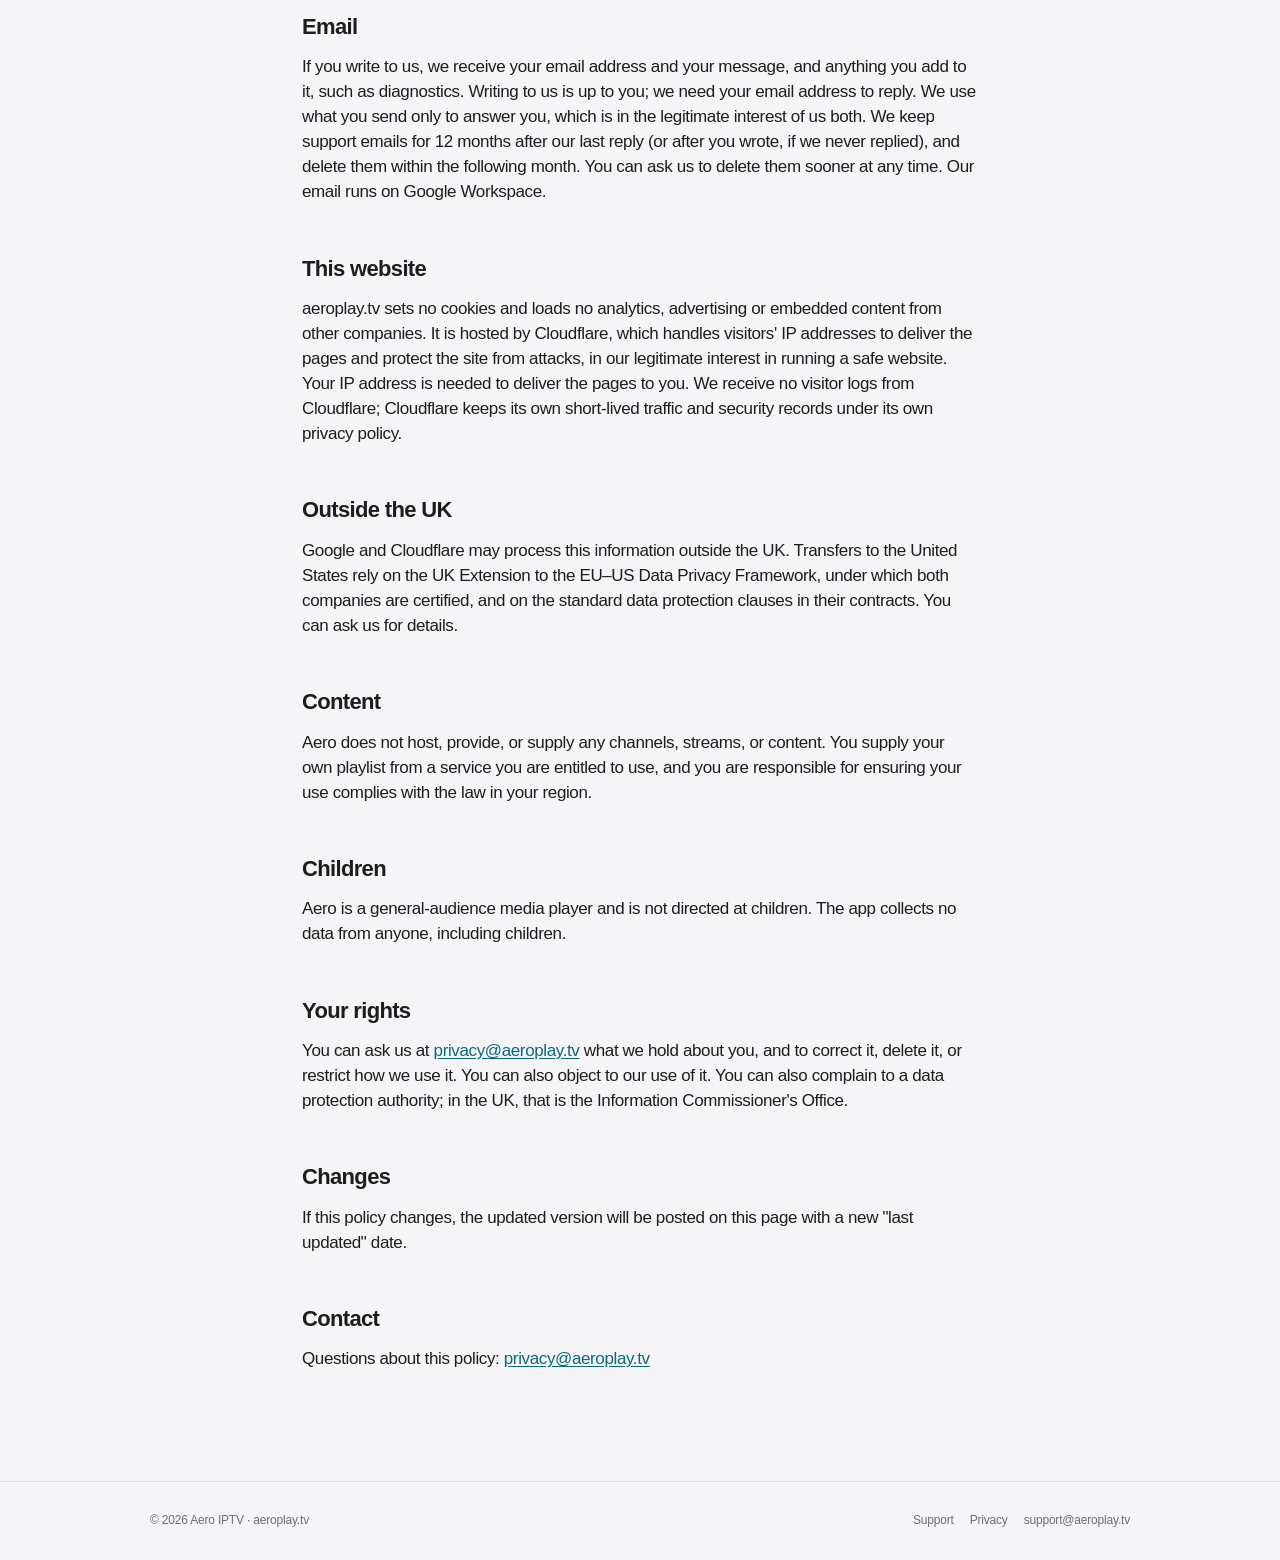
<file: site/privacy.html>
<!DOCTYPE html>
<html lang="en">
<head>
  <!--
    Source of truth for this page's text is the Aero wiki, NOT this file:
    github.com/rymanov/aero-wiki → concepts/privacy-policy.md
    This is a legal artifact submitted to Apple — edit the wiki first, then match it here
    byte-for-byte, then bump the "last updated" date in both.
  -->
  <meta charset="utf-8">
  <meta name="viewport" content="width=device-width, initial-scale=1">
  <title>Privacy Policy: Aero IPTV</title>
  <meta name="description" content="Aero IPTV's privacy policy. Aero collects nothing about you: no accounts, no analytics, no tracking. Your playlists and logins stay on your Mac.">

  <meta property="og:type"        content="website">
  <meta property="og:url"         content="https://aeroplay.tv/privacy">
  <meta property="og:site_name"   content="Aero IPTV">
  <meta property="og:title"       content="Privacy Policy: Aero IPTV">
  <meta property="og:description" content="Aero IPTV's privacy policy. Aero collects nothing about you: no accounts, no analytics, no tracking. Your playlists and logins stay on your Mac.">
  <meta property="og:image"       content="https://aeroplay.tv/assets/og-image-v2.jpg">
  <meta property="og:image:width"  content="1200">
  <meta property="og:image:height" content="630">
  <meta property="og:image:alt"    content="Aero IPTV: a native Mac player for M3U/M3U8 playlists and XMLTV guide data.">

  <meta name="twitter:card"        content="summary_large_image">
  <meta name="twitter:title"       content="Privacy Policy: Aero IPTV">
  <meta name="twitter:description" content="Aero IPTV's privacy policy. Aero collects nothing about you: no accounts, no analytics, no tracking. Your playlists and logins stay on your Mac.">
  <meta name="twitter:image"       content="https://aeroplay.tv/assets/og-image-v2.jpg">
  <meta name="twitter:image:alt"   content="Aero IPTV: a native Mac player for M3U/M3U8 playlists and XMLTV guide data.">

  <link rel="canonical" href="https://aeroplay.tv/privacy">
  <link rel="icon" type="image/svg+xml" href="assets/favicon.svg">
  <link rel="icon" type="image/png" sizes="32x32" href="assets/favicon-32.png">
  <link rel="apple-touch-icon" href="assets/apple-touch-icon.png">
  <meta name="theme-color" content="#06090b">
  <link rel="stylesheet" href="styles.css">
</head>
<body>

  <a class="skip-link" href="#main">Skip to content</a>

  <header class="site-nav-bar nav-dark">
    <nav class="site-nav" aria-label="Site navigation">
      <a href="/" class="logo">Aero IPTV</a>
      <div class="nav-links">
        <a href="/support">Support</a>
        <a href="/privacy" aria-current="page">Privacy</a>
        <a class="nav-cta" href="https://apps.apple.com/app/id6788383081">Download</a>
      </div>
    </nav>
  </header>

  <main class="prose-page" id="main">
    <h1>Privacy Policy</h1>
    <p class="updated">Aero IPTV · Last updated 14 November 2026</p>

    <p>Aero IPTV ("Aero", "the app") is a media player for macOS. This policy explains what the app
    and this website do and do not handle. The short version: <strong>the app collects nothing
    about you.</strong> We handle personal information only if you email us or visit this
    website, as set out below.</p>

    <h2>Who we are</h2>
    <p>Aero is made and run by Mikhail Rymanov, an individual in the United Kingdom, who is
    responsible for the personal information described here. You can reach him at <a
    href="mailto:privacy@aeroplay.tv">privacy@aeroplay.tv</a>.</p>

    <h2>What the app collects</h2>
    <p>Nothing. The app needs no Aero account, and has no analytics, no tracking, no advertising
    identifiers, and no third-party telemetry. It sends us nothing, and we run no servers that
    your use of Aero passes through. We never sell personal information, and we share it only
    with the two service providers named below, Google and Cloudflare.</p>

    <h2>Data stored on your Mac</h2>
    <p>To work, Aero keeps the following on your Mac: the playlist links and Xtream logins you add
    (in your Mac's keychain), cached playlist and guide data for a fast start, your favourites,
    the channels and titles you watched and where you stopped, your settings, and a scrambled
    copy of your parental PIN if you set one. The app sends none of it to us.</p>

    <h2>Removing your data</h2>
    <p>macOS keeps an app's data when you delete the app. To remove what Aero keeps: remove your
    playlists in Settings ▸ Playlists, which also removes their logins; if you set a parental
    PIN, reset it in Settings ▸ Manage groups; then quit and delete Aero, and delete the folder
    <code>~/Library/Containers/com.rymanov.Aero</code>.</p>

    <h2>Network connections</h2>
    <p>To play, Aero connects only to the playlists, guides and Xtream accounts you add, and to the
    streams, pictures and guide data they list. Like any website you visit, those services see
    your connection, including your IP address and what you ask them for, and your Xtream server
    receives your login when Aero signs in. We are not one of those services and cannot see what
    you watch.</p>

    <h2>Diagnostics</h2>
    <p>Settings ▸ Playback ▸ Copy diagnostics puts a short technical summary on your clipboard. It
    contains no playlist link or account details, and nothing is sent unless you paste it into a
    message yourself.</p>

    <h2>Purchases</h2>
    <p>Aero Pro is bought through Apple's App Store. Apple handles the payment, and the app only
    asks Apple whether you own Aero Pro. We receive no payment card or personal details.</p>

    <h2>Email</h2>
    <p>If you write to us, we receive your email address and your message, and anything you add to
    it, such as diagnostics. Writing to us is up to you; we need your email address to reply. We
    use what you send only to answer you, which is in the legitimate interest of us both. We
    keep support emails for 12 months after our last reply (or after you wrote, if we never
    replied), and delete them within the following month. You can ask us to delete them sooner
    at any time. Our email runs on Google Workspace.</p>

    <h2>This website</h2>
    <p>aeroplay.tv sets no cookies and loads no analytics, advertising or embedded content from
    other companies. It is hosted by Cloudflare, which handles visitors' IP addresses to deliver
    the pages and protect the site from attacks, in our legitimate interest in running a safe
    website. Your IP address is needed to deliver the pages to you. We receive no visitor logs
    from Cloudflare; Cloudflare keeps its own short-lived traffic and security records under its
    own privacy policy.</p>

    <h2>Outside the UK</h2>
    <p>Google and Cloudflare may process this information outside the UK. Transfers to the United
    States rely on the UK Extension to the EU–US Data Privacy Framework, under which both
    companies are certified, and on the standard data protection clauses in their contracts. You
    can ask us for details.</p>

    <h2>Content</h2>
    <p>Aero does not host, provide, or supply any channels, streams, or content. You supply your
    own playlist from a service you are entitled to use, and you are responsible for ensuring
    your use complies with the law in your region.</p>

    <h2>Children</h2>
    <p>Aero is a general-audience media player and is not directed at children. The app collects no
    data from anyone, including children.</p>

    <h2>Your rights</h2>
    <p>You can ask us at <a href="mailto:privacy@aeroplay.tv">privacy@aeroplay.tv</a> what we hold
    about you, and to correct it, delete it, or restrict how we use it. You can also object to
    our use of it. You can also complain to a data protection authority; in the UK, that is the
    Information Commissioner's Office.</p>

    <h2>Changes</h2>
    <p>If this policy changes, the updated version will be posted on this page with a new "last
    updated" date.</p>

    <h2>Contact</h2>
    <p>Questions about this policy: <a href="mailto:privacy@aeroplay.tv">privacy@aeroplay.tv</a></p>
  </main>

  <footer class="site-footer">
    <div class="footer-inner">
      <span>© 2026 Aero IPTV · aeroplay.tv</span>
      <nav class="footer-links" aria-label="Footer navigation">
        <a href="/support">Support</a>
        <a href="/privacy">Privacy</a>
        <a href="mailto:support@aeroplay.tv">support@aeroplay.tv</a>
      </nav>
    </div>
  </footer>

</body>
</html>
</file>
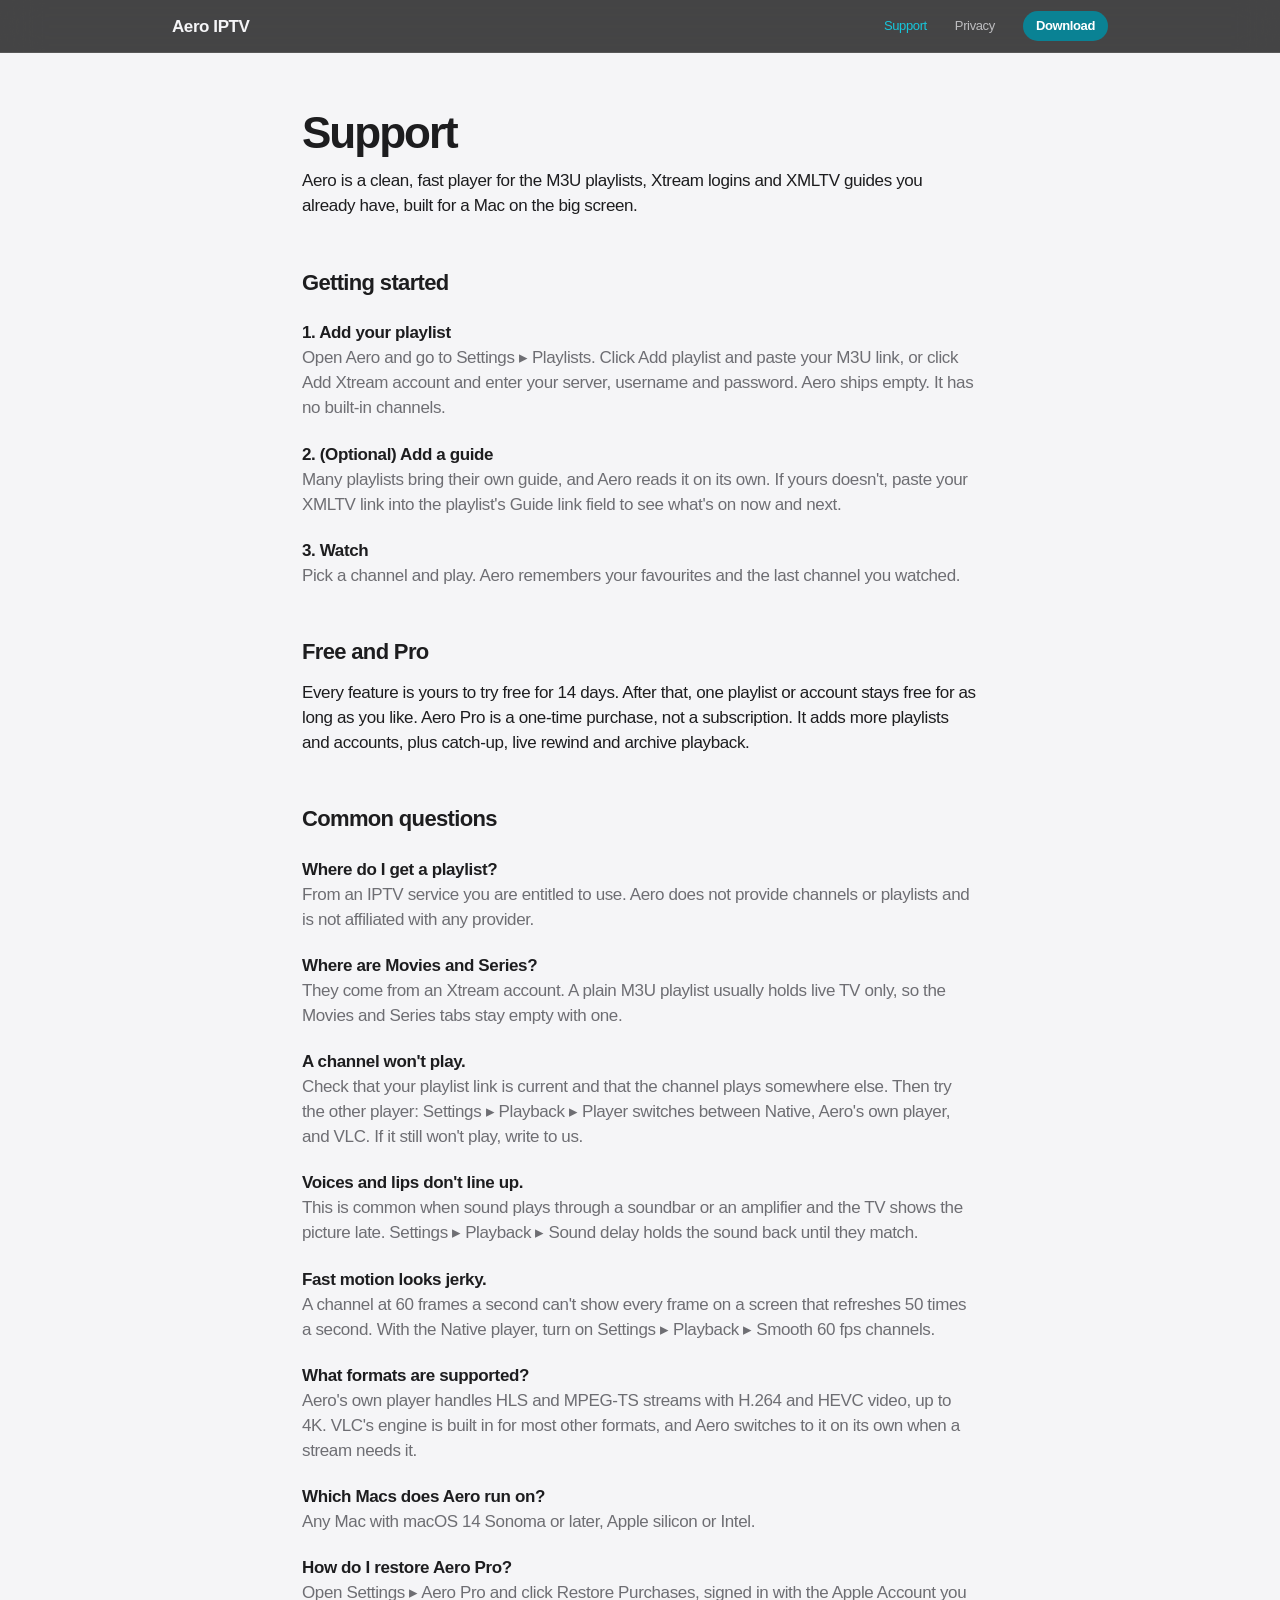
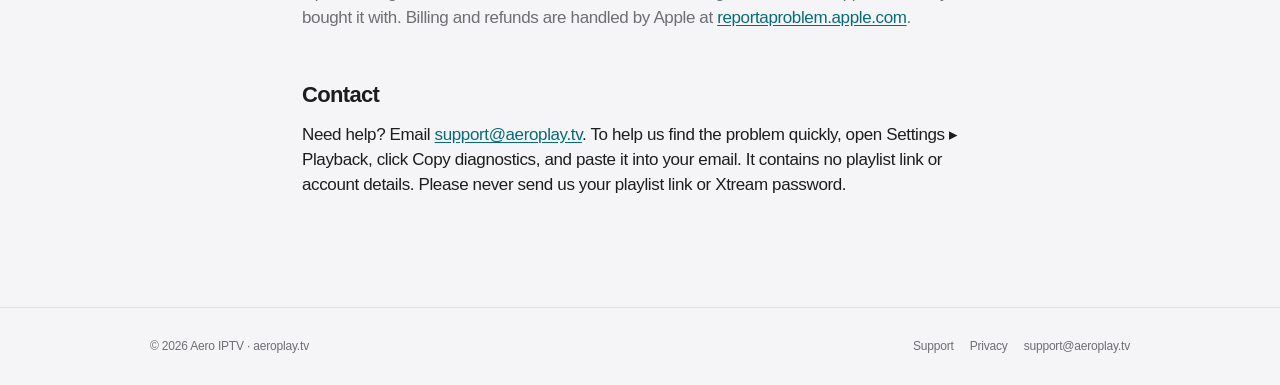
<file: site/support.html>
<!DOCTYPE html>
<html lang="en">
<head>
  <!--
    Source of truth for this page's text is the Aero wiki, NOT this file:
    github.com/rymanov/aero-wiki → concepts/support-page.md
    Edit the wiki first, then match it here.
  -->
  <meta charset="utf-8">
  <meta name="viewport" content="width=device-width, initial-scale=1">
  <title>Support: Aero IPTV</title>
  <meta name="description" content="Support for Aero IPTV, the native Mac player for M3U playlists, Xtream logins and XMLTV guides. Get started, see what Pro adds, find answers to common questions, and contact us.">

  <meta property="og:type"        content="website">
  <meta property="og:url"         content="https://aeroplay.tv/support">
  <meta property="og:site_name"   content="Aero IPTV">
  <meta property="og:title"       content="Support: Aero IPTV">
  <meta property="og:description" content="Support for Aero IPTV, the native Mac player for M3U playlists, Xtream logins and XMLTV guides. Get started, see what Pro adds, find answers to common questions, and contact us.">
  <meta property="og:image"       content="https://aeroplay.tv/assets/og-image-v2.jpg">
  <meta property="og:image:width"  content="1200">
  <meta property="og:image:height" content="630">
  <meta property="og:image:alt"    content="Aero, the IPTV player for Mac: Live TV. Series. Movies. Bring your own playlist.">

  <meta name="twitter:card"        content="summary_large_image">
  <meta name="twitter:title"       content="Support: Aero IPTV">
  <meta name="twitter:description" content="Support for Aero IPTV, the native Mac player for M3U playlists, Xtream logins and XMLTV guides. Get started, see what Pro adds, find answers to common questions, and contact us.">
  <meta name="twitter:image"       content="https://aeroplay.tv/assets/og-image-v2.jpg">
  <meta name="twitter:image:alt"   content="Aero, the IPTV player for Mac: Live TV. Series. Movies. Bring your own playlist.">

  <link rel="canonical" href="https://aeroplay.tv/support">
  <link rel="icon" type="image/svg+xml" href="assets/favicon.svg">
  <link rel="icon" type="image/png" sizes="32x32" href="assets/favicon-32.png">
  <link rel="apple-touch-icon" href="assets/apple-touch-icon.png">
  <meta name="theme-color" content="#06090b">
  <link rel="stylesheet" href="styles.css">

  <script type="application/ld+json">
  {
    "@context": "https://schema.org",
    "@type": "FAQPage",
    "mainEntity": [
      {
        "@type": "Question",
        "name": "Where do I get a playlist?",
        "acceptedAnswer": {
          "@type": "Answer",
          "text": "From an IPTV service you are entitled to use. Aero does not provide channels or playlists and is not affiliated with any provider."
        }
      },
      {
        "@type": "Question",
        "name": "Where are Movies and Series?",
        "acceptedAnswer": {
          "@type": "Answer",
          "text": "They come from an Xtream account. A plain M3U playlist usually holds live TV only, so the Movies and Series tabs stay empty with one."
        }
      },
      {
        "@type": "Question",
        "name": "A channel won't play.",
        "acceptedAnswer": {
          "@type": "Answer",
          "text": "Check that your playlist link is current and that the channel plays somewhere else. Then try the other player: Settings ▸ Playback ▸ Player switches between Native, Aero's own player, and VLC. If it still won't play, write to us."
        }
      },
      {
        "@type": "Question",
        "name": "Voices and lips don't line up.",
        "acceptedAnswer": {
          "@type": "Answer",
          "text": "This is common when sound plays through a soundbar or an amplifier and the TV shows the picture late. Settings ▸ Playback ▸ Sound delay holds the sound back until they match."
        }
      },
      {
        "@type": "Question",
        "name": "Fast motion looks jerky.",
        "acceptedAnswer": {
          "@type": "Answer",
          "text": "A channel at 60 frames a second can't show every frame on a screen that refreshes 50 times a second. With the Native player, turn on Settings ▸ Playback ▸ Smooth 60 fps channels."
        }
      },
      {
        "@type": "Question",
        "name": "What formats are supported?",
        "acceptedAnswer": {
          "@type": "Answer",
          "text": "Aero's own player handles HLS and MPEG-TS streams with H.264 and HEVC video, up to 4K. VLC's engine is built in for most other formats, and Aero switches to it on its own when a stream needs it."
        }
      },
      {
        "@type": "Question",
        "name": "Which Macs does Aero run on?",
        "acceptedAnswer": {
          "@type": "Answer",
          "text": "Any Mac with macOS 14 Sonoma or later, Apple silicon or Intel."
        }
      },
      {
        "@type": "Question",
        "name": "How do I restore Aero Pro?",
        "acceptedAnswer": {
          "@type": "Answer",
          "text": "Open Settings ▸ Aero Pro and click Restore Purchases, signed in with the Apple Account you bought it with. Billing and refunds are handled by Apple at reportaproblem.apple.com."
        }
      }
    ]
  }
  </script>
</head>
<body>

  <a class="skip-link" href="#main">Skip to content</a>

  <header class="site-nav-bar nav-dark">
    <nav class="site-nav" aria-label="Site navigation">
      <a href="/" class="logo">Aero IPTV</a>
      <div class="nav-links">
        <a href="/support" aria-current="page">Support</a>
        <a href="/privacy">Privacy</a>
        <a class="nav-cta" href="https://apps.apple.com/app/id6788383081">Download</a>
      </div>
    </nav>
  </header>

  <main class="prose-page" id="main">
    <h1>Support</h1>
    <p>Aero is a clean, fast player for the M3U playlists, Xtream logins and XMLTV guides you
    already have, built for a Mac on the big screen.</p>

    <h2>Getting started</h2>
    <dl>
      <dt>1. Add your playlist</dt>
      <dd>Open Aero and go to Settings ▸ Playlists. Click Add playlist and paste your M3U link,
      or click Add Xtream account and enter your server, username and password. Aero ships
      empty. It has no built-in channels.</dd>
      <dt>2. (Optional) Add a guide</dt>
      <dd>Many playlists bring their own guide, and Aero reads it on its own. If yours doesn't, paste your XMLTV link into the playlist's Guide link field to see what's on now and next.</dd>
      <dt>3. Watch</dt>
      <dd>Pick a channel and play. Aero remembers your favourites and the last channel you
      watched.</dd>
    </dl>

    <h2>Free and Pro</h2>
    <p>Every feature is yours to try free for 14 days. After that, one playlist or account stays
    free for as long as you like. Aero Pro is a one-time purchase, not a subscription. It adds
    more playlists and accounts, plus catch-up, live rewind and archive playback.</p>

    <h2>Common questions</h2>
    <dl>
      <dt>Where do I get a playlist?</dt>
      <dd>From an IPTV service you are entitled to use. Aero does not provide channels or playlists and is not affiliated with any provider.</dd>
      <dt>Where are Movies and Series?</dt>
      <dd>They come from an Xtream account. A plain M3U playlist usually holds live TV only, so the Movies and Series tabs stay empty with one.</dd>
      <dt>A channel won't play.</dt>
      <dd>Check that your playlist link is current and that the channel plays somewhere else. Then try the other player: Settings ▸ Playback ▸ Player switches between Native, Aero's own player, and VLC. If it still won't play, write to us.</dd>
      <dt>Voices and lips don't line up.</dt>
      <dd>This is common when sound plays through a soundbar or an amplifier and the TV shows the picture late. Settings ▸ Playback ▸ Sound delay holds the sound back until they match.</dd>
      <dt>Fast motion looks jerky.</dt>
      <dd>A channel at 60 frames a second can't show every frame on a screen that refreshes 50 times a second. With the Native player, turn on Settings ▸ Playback ▸ Smooth 60 fps channels.</dd>
      <dt>What formats are supported?</dt>
      <dd>Aero's own player handles HLS and MPEG-TS streams with H.264 and HEVC video, up to 4K. VLC's engine is built in for most other formats, and Aero switches to it on its own when a stream needs it.</dd>
      <dt>Which Macs does Aero run on?</dt>
      <dd>Any Mac with macOS 14 Sonoma or later, Apple silicon or Intel.</dd>
      <dt>How do I restore Aero Pro?</dt>
      <dd>Open Settings ▸ Aero Pro and click Restore Purchases, signed in with the Apple Account you bought it with. Billing and refunds are handled by Apple at <a href="https://reportaproblem.apple.com">reportaproblem.apple.com</a>.</dd>
    </dl>

    <h2>Contact</h2>
    <p>Need help? Email <a href="mailto:support@aeroplay.tv">support@aeroplay.tv</a>. To help us
    find the problem quickly, open Settings ▸ Playback, click Copy diagnostics, and paste it into
    your email. It contains no playlist link or account details. Please never send us your playlist link or Xtream password.</p>
  </main>

  <footer class="site-footer">
    <div class="footer-inner">
      <span>© 2026 Aero IPTV · aeroplay.tv</span>
      <nav class="footer-links" aria-label="Footer navigation">
        <a href="/support">Support</a>
        <a href="/privacy">Privacy</a>
        <a href="mailto:support@aeroplay.tv">support@aeroplay.tv</a>
      </nav>
    </div>
  </footer>

</body>
</html>
</file>
<file: site/styles.css>
/* ============================================================
   Aero IPTV — Apple-style design language
   No external fonts, CDN, analytics or tracking (Google Analytics removed 2026-11-14, D-123).
   System font stack mirrors SF Pro on Apple devices.
   Light / dark via prefers-color-scheme.
   ============================================================ */

/* ---------- Design tokens ---------- */
/* Palette keyed to the kingfisher hero: electric teal + warm orange. */
:root {
  color-scheme: light dark;

  /* Neutrals */
  --bg:           #f5f5f7;
  --bg-hero:      #04070a;
  --bg-section:   #ffffff;
  --bg-section-alt: #f5f5f7;
  --text:         #1d1d1f;
  --text-hero:    #f5f5f7;
  --text-muted:   #6e6e73;
  --text-hero-muted: #9aa7ac;

  /* Accent — kingfisher teal/cyan */
  --accent:       #0fb5c9;
  --accent-h:     #16c6da;
  --accent-deep:  #0a8294;
  --accent-soft:  rgba(15,181,201,.12);
  /* Selected-segment fill in the browse mode switcher — the app's accent @30%. */
  --accent-soft-strong: rgba(15,181,201,.30);
  /* Text-on-light accents — meet WCAG AA on white and on the soft pills */
  --accent-ink:   #076b7c;
  --warm-ink:     #9e3f18;

  /* Secondary — warm breast orange */
  --warm:         #ff7a3c;
  --warm-soft:    rgba(255,122,60,.12);

  /* Hero light — teal/orange glows over near-black */
  --glow-teal:    rgba(15,181,201,.30);
  --glow-warm:    rgba(255,122,60,.16);

  /* Borders */
  --border:       rgba(0,0,0,.08);
  --border-nav:   rgba(0,0,0,.12);

  /* Typography — mirrors SF Pro */
  --font: -apple-system, BlinkMacSystemFont, "SF Pro Display", "SF Pro Text",
          "Helvetica Neue", Arial, sans-serif;

  /* Layout */
  --max-w:      980px;
  --prose-w:    720px;
  --nav-h:      52px;
  /* Section rhythm — both fluid so every section scales by the same mechanism.
     --section-v = major breaks; --section-v-sm = the tighter feature/showcase block. */
  --section-v:    clamp(56px, 7vw, 88px);
  --section-v-sm: clamp(40px, 5vw, 56px);
}

@media (prefers-color-scheme: dark) {
  :root {
    --bg:              #04070a;
    --bg-hero:         #04070a;
    --bg-section:      #0b1012;
    --bg-section-alt:  #04070a;
    --text:            #f5f5f7;
    --text-muted:      #8b969b;
    --border:          rgba(255,255,255,.1);
    --border-nav:      rgba(255,255,255,.12);
    /* On dark surfaces the bright teal/warm read fine */
    --accent-ink:      #16c6da;
    --warm-ink:        #ff9968;
  }
}

/* ---------- Reset ---------- */
*, *::before, *::after { box-sizing: border-box; margin: 0; padding: 0; }
ul, ol { list-style: none; }

html { scroll-behavior: smooth; }

body {
  font-family: var(--font);
  font-size: 17px;
  line-height: 1.47059;
  letter-spacing: -.022em;
  background: var(--bg);
  color: var(--text);
  -webkit-font-smoothing: antialiased;
  text-rendering: optimizeLegibility;
}

a {
  color: var(--accent);
  text-decoration: none;
}
a:hover { text-decoration: underline; }
a:focus-visible {
  outline: 3px solid var(--accent);
  outline-offset: 2px;
  border-radius: 4px;
}

img { max-width: 100%; height: auto; display: block; }

/* Skip link — hidden until focused (keyboard users) */
.skip-link {
  position: absolute;
  left: 50%;
  top: 8px;
  transform: translate(-50%, -130%);
  z-index: 200;
  background: var(--accent);
  color: #fff;
  font-size: .875rem;
  font-weight: 600;
  padding: 10px 18px;
  border-radius: 10px;
  transition: transform .2s ease;
}
.skip-link:focus { transform: translate(-50%, 0); text-decoration: none; outline: none; }

/* ============================================================
   NAV — sticky, frosted glass Apple style
   ============================================================ */
.site-nav-bar {
  position: sticky;
  top: 0;
  z-index: 100;
  background: rgba(245,245,247,.72);
  -webkit-backdrop-filter: saturate(180%) blur(20px);
  backdrop-filter: saturate(180%) blur(20px);
  border-bottom: 1px solid var(--border-nav);
}

@media (prefers-color-scheme: dark) {
  .site-nav-bar {
    background: rgba(29,29,31,.72);
  }
}

/* Hero page — nav is dark/transparent over black hero */
.site-nav-bar.nav-dark {
  background: rgba(0,0,0,.72);
  border-bottom-color: rgba(255,255,255,.1);
}

.site-nav {
  display: flex;
  align-items: center;
  justify-content: space-between;
  max-width: var(--max-w);
  margin: 0 auto;
  padding: 0 22px;
  height: var(--nav-h);
}

.site-nav .logo {
  font-size: 1.0625rem;
  font-weight: 600;
  letter-spacing: -.025em;
  color: var(--text);
}
.nav-dark .logo { color: #f5f5f7; }

.site-nav .logo:hover { text-decoration: none; }

.nav-links {
  display: flex;
  align-items: center;
  gap: 28px;
  font-size: .8125rem;
}
.nav-links a { color: var(--text-muted); font-weight: 400; padding: 6px 0; }
.nav-dark .nav-links a { color: rgba(245,245,247,.68); }
.nav-links a:hover { color: var(--text); text-decoration: none; }
.nav-dark .nav-links a:hover { color: #f5f5f7; }
.nav-links a[aria-current="page"] { color: var(--accent-ink); }
.nav-dark .nav-links a[aria-current="page"] { color: var(--accent-h); }

/* ============================================================
   FOOTER
   ============================================================ */
.site-footer {
  background: var(--bg-section-alt);
  border-top: 1px solid var(--border);
  padding: 24px 22px;
  font-size: .75rem;
  letter-spacing: -.016em;
  color: var(--text-muted);
}
.site-footer .footer-inner {
  max-width: var(--max-w);
  margin: 0 auto;
  display: flex;
  align-items: center;
  justify-content: space-between;
  flex-wrap: wrap;
  gap: 8px 20px;
}
.site-footer a { color: var(--text-muted); display: inline-block; padding: 6px 0; }
.site-footer a:hover { color: var(--text); text-decoration: none; }
.footer-links { display: flex; gap: 8px 16px; flex-wrap: wrap; }

/* ============================================================
   PROSE PAGES (privacy, support)
   ============================================================ */
.prose-page {
  max-width: var(--prose-w);
  margin: 0 auto;
  padding: 56px 22px 96px;
}
.prose-page h1 {
  font-size: clamp(2rem, 4vw, 2.75rem);
  font-weight: 700;
  letter-spacing: -.045em;
  line-height: 1.1;
  margin-bottom: .25em;
}
.prose-page h2 {
  font-size: 1.0625rem;
  font-weight: 600;
  letter-spacing: -.025em;
  margin-top: 2.5em;
  margin-bottom: .5em;
}
.prose-page p  { margin-bottom: .8em; }
.prose-page dd { margin-bottom: .8em; }
.prose-page dt {
  font-weight: 600;
  margin-top: 1.25em;
  letter-spacing: -.022em;
}
.prose-page dd { margin-left: 0; color: var(--text-muted); }
.prose-page .updated {
  color: var(--text-muted);
  font-size: .9375rem;
  margin-bottom: 2em;
}

/* ============================================================
   LANDING PAGE
   ============================================================ */

/* ---------- Hero ---------- */
.hero {
  position: relative;
  background: var(--bg-hero);
  text-align: center;
  padding: clamp(64px, 8vw, 96px) 22px clamp(56px, 8vw, 96px);
  overflow: hidden;
  isolation: isolate;
}

/* Lit room — teal glow behind the device, a warm kiss to one side */
.hero::before {
  content: "";
  position: absolute;
  inset: 0;
  z-index: -1;
  background:
    radial-gradient(60% 50% at 50% 78%, var(--glow-teal) 0%, transparent 70%),
    radial-gradient(40% 38% at 78% 30%, var(--glow-warm) 0%, transparent 70%),
    radial-gradient(50% 45% at 18% 22%, rgba(15,181,201,.10) 0%, transparent 70%);
  pointer-events: none;
}
/* Fine grain so the gradients never band */
.hero::after {
  content: "";
  position: absolute;
  inset: 0;
  z-index: -1;
  background-image: radial-gradient(rgba(255,255,255,.025) 1px, transparent 1px);
  background-size: 3px 3px;
  pointer-events: none;
}

.hero-inner {
  max-width: var(--max-w);
  margin: 0 auto;
}


.hero h1 {
  font-size: clamp(2.75rem, 7.5vw, 5rem);
  font-weight: 700;
  letter-spacing: -.035em;
  word-spacing: .03em;
  line-height: 1.02;
  color: #fff;
  margin-bottom: .38em;
  /* One line from 449px up; below that it wraps, so balance the break
     rather than orphaning the last word. */
  text-wrap: balance;
}

.hero .tagline {
  font-size: clamp(1.0625rem, 2vw, 1.375rem);
  font-weight: 400;
  letter-spacing: -.022em;
  line-height: 1.5;
  color: var(--text-hero-muted);
  max-width: 820px;
  text-wrap: balance;
  margin: 0 auto 2.25rem;
}

/* App Store badge */
.badge-link {
  display: inline-block;
  margin-bottom: 72px;
  transition: transform .25s ease;
}
.badge-link:hover { transform: translateY(-2px); }
.badge-link:focus-visible { border-radius: 14px; }
/* Block, so the badge box is exactly the badge — an inline image sits on the
   text baseline and smuggles ~6px of descender space under it. */
.badge-link svg,
.badge-link img { display: block; }
/* Pre-launch: badge is shown as a preview, not yet a live link */
.badge-link.is-soon { pointer-events: none; opacity: .62; }
/* Hero carries the badge alone (2026-08-03: trial + price moved to the closing
   CTA). With nothing between them, the default 72px left the screenshot adrift,
   so pull it up under the badge. */
.hero .badge-link { margin-bottom: 2.5rem; }

/* Hero screenshot — floats forward with depth and a colored glow bleed */
.hero-screenshot {
  max-width: 920px;
  margin: 0 auto;
  perspective: 1800px;
}
.hero-screenshot .player-frame {
  transform: rotateX(7deg) scale(.98);
  transform-origin: center bottom;
  box-shadow:
    0 2px 0 1px rgba(255,255,255,.06) inset,
    0 40px 80px -24px rgba(0,0,0,.7),
    0 0 120px -20px var(--glow-teal);
  transition: transform .6s cubic-bezier(.2,.7,.2,1);
}
.hero-loaded .hero-screenshot .player-frame {
  transform: rotateX(0deg) scale(1);
}

/* ---------- Scroll-reveal motion ---------- */
.js .reveal {
  opacity: 0;
  transform: translateY(26px);
  transition: opacity .7s ease, transform .7s cubic-bezier(.2,.7,.2,1);
  will-change: opacity, transform;
}
.js .reveal.in { opacity: 1; transform: none; }
.js .reveal-delay   { transition-delay: .12s; }
.js .reveal-delay-2 { transition-delay: .24s; }
@media (prefers-reduced-motion: reduce) {
  .js .reveal { opacity: 1 !important; transform: none !important; }
}

.section-label {
  font-size: .75rem;
  font-weight: 600;
  letter-spacing: .1em;
  text-transform: uppercase;
  color: var(--accent-ink);
  margin-bottom: 18px;
}

/* ---------- Intro ---------- */
.section-intro {
  background: var(--bg-section);
  padding: var(--section-v) 22px 0;
}
.intro-inner {
  max-width: var(--max-w);
  margin: 0 auto;
  text-align: center;
}
.intro-head {
  font-size: clamp(1.9rem, 4.4vw, 3.25rem);
  font-weight: 700;
  letter-spacing: -.045em;
  line-height: 1.06;
}
.intro-dim { color: var(--text-muted); }
.intro-head { text-wrap: balance; }

/* ---------- Showcase rows ---------- */
.showcase {
  background: var(--bg-section);
  padding: var(--section-v-sm) 22px;
}
.showcase-inner {
  max-width: var(--max-w);
  margin: 0 auto;
  display: grid;
  /* Not 1fr 1fr: the copy is a headline and one short line, while the panel is
     a whole app UI. An even split starved the panel and left the copy column
     half empty. */
  grid-template-columns: .82fr 1.18fr;
  align-items: center;
  gap: clamp(32px, 6vw, 72px);
}
.showcase-reverse .showcase-copy { order: 2; }
.showcase-reverse .showcase-visual { order: 1; }
/* Grid columns are positional but the reverse showcase swaps its children with
   `order`, so the ratio has to swap too — otherwise the panel lands in the
   narrow column and the two showcases' visuals come out different widths. */
.showcase-inner.showcase-reverse { grid-template-columns: 1.18fr .82fr; }

/* The "Channel" / "Programme" kicker pills (.showcase-kicker, .kicker-teal,
   .kicker-warm) were removed 2026-08-03 — they labelled the showcases rather
   than saying anything, and the Channel one had gone narrower than its own copy.
   The headline is now the first thing in each showcase. */

.showcase-copy h3 {
  font-size: clamp(1.75rem, 3.6vw, 2.75rem);
  font-weight: 700;
  letter-spacing: -.04em;
  line-height: 1.05;
  margin-bottom: .5em;
}
.showcase-copy p {
  font-size: 1.0625rem;
  line-height: 1.6;
  letter-spacing: -.02em;
  color: var(--text-muted);
  max-width: 30ch;
}

/* ---------- Mini app panels ---------- */
.mini-panel {
  background: #16191c;
  border: 1px solid rgba(255,255,255,.08);
  border-radius: 18px;
  padding: 16px;
  color: #f0f0f2;
  box-shadow:
    0 30px 60px -28px rgba(0,0,0,.55),
    0 0 80px -40px var(--glow-teal);
}
/* ---- Programme guide panel (mirrors GuideView) ---- */
.guide-panel { padding: 0; overflow: hidden; }
.guide-head {
  display: flex;
  align-items: center;
  gap: 13px;
  padding: 18px 18px 14px;
}
.guide-logo {
  width: 38px; height: 38px;
  border-radius: 9px;
  padding: 4px;
  background: rgba(255,255,255,.06);
  box-sizing: border-box;
}
.guide-title {
  font-size: 1.125rem;
  font-weight: 600;
  letter-spacing: -.02em;
  flex: 1;
  min-width: 0;
  white-space: nowrap;
  overflow: hidden;
  text-overflow: ellipsis;
}
.guide-x {
  display: inline-flex; align-items: center; justify-content: center;
  width: 30px; height: 30px;
  border-radius: 50%;
  background: rgba(255,255,255,.08);
  color: rgba(255,255,255,.6);
  flex-shrink: 0;
}
.guide-x svg { width: 14px; height: 14px; }

.guide-days {
  display: flex;
  gap: 22px;
  padding: 0 20px 12px;
  border-bottom: 1px solid rgba(255,255,255,.06);
  font-size: .8125rem;
}
.guide-day { color: rgba(255,255,255,.45); padding-bottom: 7px; position: relative; }
.guide-day.on { color: #fff; font-weight: 600; }
.guide-day.on::after {
  content: ""; position: absolute; left: 50%; bottom: 0;
  transform: translateX(-50%);
  width: 18px; height: 2.5px; border-radius: 2px; background: var(--accent);
}

.guide-rows { padding: 8px; }
.guide-row {
  display: flex;
  align-items: center;
  gap: 13px;
  padding: 11px 12px;
  border-radius: 10px;
}
.gr-time {
  font-size: .8125rem;
  font-variant-numeric: tabular-nums;
  width: 42px;
  flex-shrink: 0;
}
.gr-title { font-size: .9375rem; letter-spacing: -.01em; }
.gr-body { flex: 1; display: flex; align-items: center; gap: 10px; }
.guide-row .gr-title { flex: 1; }
.guide-row.past .gr-time   { color: rgba(255,255,255,.55); }
.guide-row.past .gr-title  { color: #fff; font-weight: 400; }
.guide-row.future .gr-time { color: rgba(255,255,255,.4); }
.guide-row.future .gr-title{ color: rgba(255,255,255,.45); }
.guide-row.live {
  background: rgba(255,255,255,.10);
  position: relative;
}
.guide-row.live::before {
  content: ""; position: absolute; left: 4px; top: 50%;
  transform: translateY(-50%);
  width: 3px; height: 24px; border-radius: 2px; background: #34c759;
}
.guide-row.live .gr-time  { color: rgba(255,255,255,.9); }
.guide-row.live .gr-title { font-weight: 600; }
.gr-live {
  font-size: .625rem;
  font-weight: 700;
  letter-spacing: .14em;
  color: #34c759;
}
.gr-play {
  display: inline-flex; align-items: center; justify-content: center;
  width: 32px; height: 32px;
  border-radius: 50%;
  background: rgba(255,255,255,.14);
  color: #fff;
  flex-shrink: 0;
}
.gr-play svg { width: 13px; height: 13px; }

/* ---- Channel browser panel (mirrors ChannelBrowserView) ---- */
/* The app aligns these columns with a SHARED BAND system (BrowseRhythm): every
   column's header is one fixed height with content centred, and the tab row is
   a second fixed band with its hairline pinned to the bottom edge. Stacking
   each column independently and hoping the paddings match is exactly what puts
   the two hairlines on different pixel rows. So: one grid, two shared band
   rows, alignment by construction. 52/32 is the app's 76/44 at the site's type
   scale. */
.browse-panel {
  padding: 0;
  display: grid;
  grid-template-columns: 38% 62%;
  grid-template-rows: 52px 32px 1fr;
  overflow: hidden;
}
.bp-cell { min-width: 0; }
.bp-rail {
  border-right: 1px solid rgba(255,255,255,.08);
  padding: 0 14px;
}
.bp-list { padding: 0 16px; }

/* Band 1 — content vertically centred, so the wordmark and the search field
   sit on one horizontal axis. */
.bp-band-head { display: flex; align-items: center; }

/* Band 2 — the hairline goes on the INNER element, not the cell. A cell spans
   the full column width, so its bottom border runs into the rail's vertical
   border and CSS mitres the two 1px edges into a visible notch at the seam.
   Inset lines (the approved App Store frame does the same) never touch the
   divider, so there is no corner to mitre. Both inner elements are full-height
   in a shared fixed band, so their bottoms still land on one row.
   Modes centre in the band (they are boxes); tabs sit on the bottom so their
   underline meets the line. */
.bp-band-tabs { display: flex; }
.bp-band-tabs > * {
  width: 100%;
  height: 100%;
  display: flex;
  border-bottom: 1px solid rgba(255,255,255,.06);
}
.bp-rail.bp-band-tabs > * { align-items: center; }
.bp-list.bp-band-tabs > * { align-items: flex-end; }

/* Band 3 — the bodies. Aligning the box tops is not enough: the marked row
   paints a tint from its box top, while the BROWSE label sits inside its own
   padding, so equal box tops still read as the right column starting higher
   and tighter. Space is set from the hairline to the first VISIBLE thing on
   each side (tint block vs label), matching the approved App Store frame. */
.bp-body { padding-top: 12px; padding-bottom: 16px; }
/* Rail header — wordmark + settings gear, mirroring railHeader. The band owns
   the vertical placement; this just fills its width. */
.rail-head {
  display: flex;
  align-items: center;
  justify-content: space-between;
  gap: 8px;
  width: 100%;
  padding: 0 4px;
}
.rail-title {
  font-size: 1.1875rem;
  font-weight: 700;
  letter-spacing: -.03em;
}
.rail-gear {
  width: 26px; height: 26px;
  border-radius: 50%;
  background: rgba(255,255,255,.07);
  display: flex; align-items: center; justify-content: center;
  flex-shrink: 0;
  color: rgba(255,255,255,.7);
}
.rail-gear svg { width: 13px; height: 13px; display: block; }

/* Live TV | Movies | Series — the top-level split. Boxed equal-width segments,
   not an underline strip: this row switches the whole surface. */
.rail-modes {
  display: flex;
  gap: 4px;
  width: 100%;
}
.rail-mode {
  flex: 1;
  text-align: center;
  padding: 6px 2px;
  border-radius: 8px;
  font-size: .6875rem;
  font-weight: 500;
  white-space: nowrap;
  background: rgba(255,255,255,.07);
  color: rgba(255,255,255,.55);
}
.rail-mode.on {
  background: var(--accent-soft-strong);
  color: #fff;
  font-weight: 600;
}

/* BROWSE section label + the quick-filter funnel. */
.rail-sec {
  display: flex;
  align-items: center;
  justify-content: space-between;
  padding: 1px 8px 6px;
}
.rail-sec-label {
  font-size: .625rem;
  font-weight: 700;
  letter-spacing: .14em;
  text-transform: uppercase;
  color: rgba(255,255,255,.4);
}
.rail-funnel { width: 13px; height: 13px; display: block; color: var(--accent-h); }

.rail-btn {
  display: flex;
  align-items: center;
  justify-content: space-between;
  gap: 8px;
  padding: 10px 10px;
  border-radius: 9px;
  font-size: .875rem;
  color: rgba(255,255,255,.85);
}
.rail-btn .rail-count {
  font-size: .75rem;
  font-variant-numeric: tabular-nums;
  color: rgba(255,255,255,.4);
}

/* All channels | Recent | Favorites — the curated views, an underline strip.
   Bottom-aligned in the tab band so the selected underline meets the band's
   hairline, which is the same line the rail closes on. */
.browse-tabs {
  display: flex;
  gap: 16px;
  padding: 0 2px;
}
.browse-tab {
  position: relative;
  padding-bottom: 7px;
  font-size: .75rem;
  font-weight: 500;
  white-space: nowrap;
  color: rgba(255,255,255,.45);
}
.browse-tab.on { color: #fff; font-weight: 600; }
.browse-tab.on::after {
  content: "";
  position: absolute;
  left: 50%; bottom: 0;
  transform: translateX(-50%);
  width: 16px; height: 2px;
  border-radius: 2px;
  background: var(--accent);
}
.browse-search {
  display: flex;
  align-items: center;
  gap: 9px;
  background: rgba(255,255,255,.07);
  border-radius: 11px;
  padding: 9px 13px;
  font-size: .875rem;
  color: rgba(255,255,255,.45);
  width: 100%;
}
.browse-search svg { width: 16px; height: 16px; flex-shrink: 0; }
.browse-row {
  display: flex;
  align-items: center;
  gap: 11px;
  padding: 11px 8px;
  border-radius: 11px;
}
.browse-row.marked { background: var(--accent-soft); }
.brow-bar { width: 3px; height: 32px; border-radius: 2px; background: transparent; flex-shrink: 0; }
.browse-row.marked .brow-bar { background: var(--accent); }
.brow-logo {
  width: 34px; height: 34px;
  border-radius: 8px;
  flex-shrink: 0;
  overflow: hidden;
}
.brow-logo img { width: 100%; height: 100%; display: block; }
.brow-meta { flex: 1; min-width: 0; display: flex; flex-direction: column; gap: 3px; }
.brow-name {
  display: flex;
  align-items: center;
  gap: 6px;
  min-width: 0;
  font-size: .9375rem;
  font-weight: 600;
  letter-spacing: -.01em;
  white-space: nowrap; overflow: hidden;
}
/* Quality tier capsule (TierBadge): resolution only, and only when known, so a
   badge always means something. */
.brow-badge {
  flex-shrink: 0;
  font-size: .5625rem;
  font-weight: 700;
  letter-spacing: .03em;
  color: rgba(255,255,255,.8);
  background: rgba(255,255,255,.13);
  padding: 1px 4px;
  border-radius: 3px;
}
.browse-row.marked .brow-badge { color: rgba(255,255,255,.8); }
.browse-row.marked .brow-name { color: var(--accent-h); }
.brow-now { font-size: .75rem; color: rgba(255,255,255,.6); white-space: nowrap; overflow: hidden; text-overflow: ellipsis; }
.brow-star { font-size: .9375rem; color: rgba(255,255,255,.22); flex-shrink: 0; }
.brow-star.on { color: #ffcf3f; }

/* ---------- Compact feature grid ---------- */
.section-grid {
  background: var(--bg-section);
  padding: var(--section-v-sm) 22px var(--section-v);
}
.section-grid .section-inner { max-width: var(--max-w); margin: 0 auto; }

.feature-grid {
  display: grid;
  grid-template-columns: repeat(3, 1fr);
  gap: 20px;
}
@media (max-width: 760px) { .feature-grid { grid-template-columns: 1fr; } }

.feature-card {
  padding: 32px 28px 34px;
  border: 1px solid var(--border);
  border-radius: 18px;
  background: var(--bg-section-alt);
  transition: transform .25s ease, border-color .25s ease, box-shadow .25s ease;
}
.feature-card:hover {
  transform: translateY(-4px);
  border-color: rgba(15,181,201,.4);
  box-shadow: 0 18px 40px -24px rgba(0,0,0,.4);
}

.icon-tile {
  display: inline-flex;
  align-items: center;
  justify-content: center;
  width: 48px;
  height: 48px;
  border-radius: 13px;
  color: var(--accent);
  background: var(--accent-soft);
  margin-bottom: 20px;
}
.icon-tile svg { width: 24px; height: 24px; }

.feature-card h3 {
  font-size: 1.125rem;
  font-weight: 600;
  letter-spacing: -.03em;
  line-height: 1.2;
  margin-bottom: .45em;
}
.feature-card p {
  font-size: .9375rem;
  line-height: 1.55;
  letter-spacing: -.012em;
  color: var(--text-muted);
}

/* ---------- Bring-your-own-playlist ---------- */
.section-byop {
  background: var(--bg-section-alt);
  padding: var(--section-v) 22px;
  border-top: 1px solid var(--border);
}
.section-byop .section-inner {
  max-width: 640px;
  margin: 0 auto;
  text-align: center;
}
.section-byop h2 {
  font-size: clamp(1.9rem, 4vw, 2.75rem);
  font-weight: 700;
  letter-spacing: -.045em;
  line-height: 1.05;
  margin-bottom: .5em;
}
.section-byop p {
  font-size: 1.0625rem;
  line-height: 1.6;
  letter-spacing: -.022em;
  color: var(--text-muted);
  margin-bottom: 1em;
}
.section-byop p:last-child { margin-bottom: 0; }
.byop-fine { font-size: .9375rem; color: var(--text-muted); }

/* ---------- Closing CTA ---------- */
.section-cta {
  position: relative;
  background: var(--bg-hero);
  padding: clamp(64px, 10vw, 104px) 22px;
  text-align: center;
  overflow: hidden;
  isolation: isolate;
}
.section-cta::before {
  content: "";
  position: absolute;
  inset: 0;
  z-index: -1;
  background:
    radial-gradient(50% 60% at 50% 110%, var(--glow-teal) 0%, transparent 70%),
    radial-gradient(40% 50% at 80% -10%, var(--glow-warm) 0%, transparent 70%);
}
.cta-inner { max-width: var(--max-w); margin: 0 auto; }
.section-cta h1,
.section-cta h2 {
  font-size: clamp(2.25rem, 5.5vw, 3.75rem);
  font-weight: 700;
  letter-spacing: -.05em;
  line-height: 1.02;
  color: #fff;
  margin-bottom: 28px;
}
.section-cta p {
  font-size: clamp(1.0625rem, 2vw, 1.25rem);
  color: var(--text-hero-muted);
  margin-bottom: 2rem;
}
.section-cta .badge-link { margin-bottom: 0; }
/* Offer terms live at the close, after the pitch, not in the hero. */
.cta-offer {
  margin-top: 1.5rem;
  margin-bottom: 0 !important;
  font-size: 1.0625rem !important;
  color: var(--text-hero) !important;
}
.cta-offer strong { color: var(--accent-h); font-weight: 600; }
.cta-trust {
  margin-top: 1.5rem;
  font-size: .9375rem !important;
  color: var(--text-hero-muted) !important;
}
.cta-offer + .cta-trust { margin-top: .5rem; }

/* 404 page */
.error-page { min-height: 70vh; display: flex; align-items: center; }
.error-code {
  display: inline-block;
  font-size: .8125rem;
  font-weight: 700;
  letter-spacing: .12em;
  color: var(--accent-h);
  background: var(--accent-soft);
  border: 1px solid rgba(15,181,201,.22);
  border-radius: 999px;
  padding: 6px 14px;
  margin-bottom: 1.2em;
}
.error-back {
  display: inline-block;
  font-size: 1.0625rem;
  font-weight: 600;
  color: var(--accent-h);
  padding: 8px 0;
}

/* ---------- Player frame (hero screenshot) ---------- */
.player-frame {
  position: relative;
  border-radius: 18px;
  overflow: hidden;
  box-shadow: 0 0 0 1px rgba(255,255,255,.08);
}

.player-photo {
  display: block;
  width: 100%;
  height: auto;
}

/* Top bar — full-width, dark gradient from top (matches app).
   Scrim holds its darkness through the Now/Next rows so the label text stays
   legible over bright frames (e.g. the kingfisher's sunlit background). */
.player-top {
  position: absolute;
  top: 0; left: 0; right: 0;
  display: flex;
  flex-direction: column;
  gap: 2px;
  padding: 20px 20px 30px;
  text-align: left;
  background: linear-gradient(to bottom,
    rgba(0,0,0,.80) 0%,
    rgba(0,0,0,.62) 34%,
    rgba(0,0,0,.34) 66%,
    transparent 100%);
}

/* Header row — chevron, logo, name, badge, actions all vertically centered */
.player-head {
  display: flex;
  align-items: center;
  gap: 14px;
}

.player-logo {
  flex-shrink: 0;
  width: 42px;
  height: 42px;
  border-radius: 8px;
  display: block;
}

.player-name {
  font-size: 22px;
  font-weight: 700;
  color: #fff;
  letter-spacing: -.02em;
  white-space: nowrap;
  text-shadow: 0 1px 3px rgba(0,0,0,.45);
}

/* Now / Next — indented to sit under the channel name.
   Tight leading + small gap so the two lines read as a close pair (matches app). */
.player-sub {
  display: flex;
  flex-direction: column;
  gap: 1px;
  padding-left: 98px;
}

.live-badge {
  display: inline-flex;
  align-items: center;
  gap: 6px;
  font-size: 13px;
  font-weight: 700;
  color: #fff;
  background: rgba(0,0,0,.45);
  border-radius: 999px;
  padding: 4px 11px;
  letter-spacing: .02em;
}

.live-dot {
  width: 7px;
  height: 7px;
  border-radius: 50%;
  background: #34c759;
}

.player-now {
  font-size: 14px;
  line-height: 1.3;
  color: rgba(255,255,255,.82);
  white-space: nowrap;
  text-shadow: 0 1px 3px rgba(0,0,0,.55);
}

.player-next {
  font-size: 13px;
  line-height: 1.3;
  color: rgba(255,255,255,.6);
  white-space: nowrap;
  text-shadow: 0 1px 3px rgba(0,0,0,.55);
}

.player-top-actions {
  margin-left: auto;
  display: flex;
  align-items: center;
  gap: 6px;
}

/* Bare control glyph — no chrome at rest (matches app's ControlButton) */
.ctrl-glyph {
  display: inline-flex;
  align-items: center;
  justify-content: center;
  width: 44px;
  height: 44px;
  color: #fff;
  flex-shrink: 0;
}
.ctrl-glyph svg { width: 21px; height: 21px; }
.player-top-actions .ctrl-glyph svg { width: 18px; height: 18px; }
/* Top-right actions overlay the bright frame directly — a soft shadow keeps
   the thin strokes legible without a scrim of their own. */
.player-top-actions .ctrl-glyph { filter: drop-shadow(0 1px 2px rgba(0,0,0,.5)); }
.ctrl-back { width: 28px; }
.ctrl-back svg { width: 21px; height: 21px; }
.ctrl-dim { color: rgba(255,255,255,.42); }
.ctrl-fav { color: #ffcf3f; }

/* Bottom scrim — a soft gradient rising from the frame's base that anchors the
   control pill so it never floats untethered over a busy frame. */
.player-scrim-bottom {
  position: absolute;
  left: 0; right: 0; bottom: 0;
  height: 42%;
  pointer-events: none;
  background: linear-gradient(to top,
    rgba(0,0,0,.55) 0%,
    rgba(0,0,0,.22) 45%,
    transparent 100%);
}

/* Bottom controls — single centered floating pill */
.player-controls {
  position: absolute;
  bottom: 32px; left: 0; right: 0;
  display: flex;
  justify-content: center;
  padding: 0 20px;
}

.player-pill {
  display: flex;
  flex-direction: column;
  gap: 8px;
  width: 100%;
  max-width: 440px;
  padding: 11px 18px 9px;
  border-radius: 20px;
  /* Neutral dark vibrancy (macOS material) — not warm-tinted, so it doesn't
     pick up an olive cast from the background and reads as clean glass. */
  background: rgba(24,24,27,.58);
  -webkit-backdrop-filter: blur(24px) saturate(120%);
  backdrop-filter: blur(24px) saturate(120%);
  border: 1px solid rgba(255,255,255,.12);
  box-shadow: 0 8px 24px rgba(0,0,0,.45);
}

.player-progress-row {
  display: flex;
  align-items: center;
  gap: 10px;
}

.player-time-label {
  font-size: 12px;
  font-weight: 500;
  font-variant-numeric: tabular-nums;
  color: rgba(255,255,255,.85);
  width: 38px;
  text-align: right;
  flex-shrink: 0;
}
.player-time-right { text-align: left; }

.player-track {
  flex: 1;
  height: 4px;
  background: rgba(255,255,255,.22);
  border-radius: 2px;
  position: relative;
}

.player-fill {
  position: absolute;
  left: 0; top: 0; bottom: 0;
  width: 58%;
  background: #fff;
  border-radius: 2px;
}

.player-thumb {
  position: absolute;
  top: 50%;
  left: 58%;
  transform: translate(-50%, -50%);
  width: 12px;
  height: 12px;
  background: #fff;
  border-radius: 50%;
  box-shadow: 0 1px 2px rgba(0,0,0,.3);
}

.player-buttons {
  display: flex;
  align-items: center;
  justify-content: center;
  gap: 12px;
}

.player-buttons .ctrl-glyph {
  width: 38px;
  height: 38px;
}
.player-buttons .ctrl-glyph svg { width: 19px; height: 19px; }
.player-buttons .ctrl-glyph:nth-child(2) svg,
.player-buttons .ctrl-glyph:nth-child(4) svg { width: 20px; height: 20px; }

/* Play/pause — prominent, faint ring + fill */
.ctrl-play {
  width: 48px !important;
  height: 48px !important;
  border-radius: 50%;
  background: rgba(255,255,255,.14);
  border: 1px solid rgba(255,255,255,.16);
}
.ctrl-play svg { width: 25px !important; height: 25px !important; }

/* ---------- Responsive ---------- */
@media (max-width: 680px) {
  .hero { padding: 56px 22px 48px; }
  .feature-card { border-right: none; border-bottom: 1px solid var(--border); }
  .feature-card:last-child { border-bottom: none; }
}

@media (max-width: 480px) {
  .site-nav { padding: 0 16px; }
  .hero h1 { letter-spacing: -.03em; }
}

/* Showcase rows stack on tablet/mobile — copy always above its visual */
@media (max-width: 760px) {
  /* Both selectors: the reverse rule above is (0,2,0), so a bare
     `.showcase-inner` here would lose to it and leave that row two-column. */
  .showcase-inner,
  .showcase-inner.showcase-reverse { grid-template-columns: 1fr; gap: 28px; }
  .showcase-copy { order: 0 !important; }
  .showcase-visual { order: 1 !important; }
  .showcase-copy p { max-width: none; }
  .mini-panel { max-width: 460px; }

  /* Grid items default to min-width:auto, so the browse panel refused to
     shrink below its ~386px min-content and broke out of a 331px column,
     ending up flush against the viewport edge. Let it shrink, then trim the
     internals so the mode switcher still fits three segments without wrapping. */
  .showcase-visual { min-width: 0; }
  .browse-panel { grid-template-columns: 40% 60%; grid-template-rows: 44px 28px 1fr; }
  .bp-rail { padding: 0 10px; }
  .bp-list { padding: 0 11px; }
  .bp-body { padding-top: 10px; padding-bottom: 12px; }
  .rail-title { font-size: 1.0625rem; }
  .rail-gear { width: 22px; height: 22px; }
  .rail-gear svg { width: 11px; height: 11px; }
  .rail-modes { gap: 3px; }
  .rail-mode { font-size: .625rem; padding: 5px 1px; border-radius: 7px; }
  .rail-sec { padding: 1px 6px 5px; }
  .rail-btn { font-size: .8125rem; padding: 8px 8px; }
  .browse-tabs { gap: 12px; }
  .browse-tab { font-size: .6875rem; }
  .browse-search { font-size: .8125rem; padding: 9px 11px; }
  .browse-row { gap: 9px; padding: 9px 6px; }
  .brow-logo { width: 30px; height: 30px; }
  .brow-name { font-size: .875rem; }
}

/* Player overlay scales down with the shrinking hero photo */
@media (max-width: 620px) {
  .player-top { padding: 12px; gap: 2px; }
  .player-head { gap: 9px; }
  .player-logo { width: 30px; height: 30px; border-radius: 6px; }
  .player-name { font-size: 15px; }
  .live-badge { font-size: 10px; padding: 2px 7px; gap: 4px; }
  .live-dot { width: 5px; height: 5px; }
  .player-sub { padding-left: 62px; }
  .player-now { font-size: 11px; }
  .player-next { font-size: 10px; }

  .player-top-actions { gap: 1px; }
  .ctrl-glyph { width: 30px; height: 30px; }
  .ctrl-glyph svg { width: 16px; height: 16px; }
  .player-top-actions .ctrl-glyph svg { width: 14px; height: 14px; }
  .ctrl-back { width: 20px; }
  .ctrl-back svg { width: 16px; height: 16px; }

  .player-controls { bottom: 14px; padding: 0 12px; }
  .player-pill { max-width: 300px; padding: 8px 12px 7px; gap: 6px; border-radius: 15px; }
  .player-progress-row { gap: 8px; }
  .player-time-label { font-size: 10px; width: 30px; }
  .player-thumb { width: 10px; height: 10px; }
  .player-buttons { gap: 8px; }
  .player-buttons .ctrl-glyph { width: 30px; height: 30px; }
  .player-buttons .ctrl-glyph svg { width: 16px; height: 16px; }
  .player-buttons .ctrl-glyph:nth-child(2) svg,
  .player-buttons .ctrl-glyph:nth-child(4) svg { width: 17px; height: 17px; }
  .ctrl-play { width: 38px !important; height: 38px !important; }
  .ctrl-play svg { width: 20px !important; height: 20px !important; }
}

/* The hero trial/price block (.hero-trial, .hero-price, .hero-price-fine) was
   removed 2026-08-03 — the hero was reading busy and the offer terms moved to
   the closing CTA as .cta-offer. Rules deleted rather than left orphaned; git
   has them if the hero placement comes back. */


/* ============================================================
   1.2 refresh (2026-11-14, D-121)
   ============================================================ */

/* Nav: a quiet way to the App Store once the page is long */
.nav-links .nav-cta {
  color: #fff;
  background: var(--accent-deep);
  border-radius: 999px;
  padding: 5px 13px;
  font-weight: 600;
}
.nav-links .nav-cta:hover { background: var(--accent); color: #fff; }
.nav-dark .nav-links .nav-cta { color: #fff; }

/* Hero top-bar glyphs: sized by class (the strict CSP blocks inline style) so
   the four SF Symbol traces keep their relative sizes from the app. */
.player-top-actions .ctrl-glyph svg.g-replay  { width: 17.3px; height: 17.3px; }
.player-top-actions .ctrl-glyph svg.g-shuffle { width: 21.8px; height: 17.4px; }
.player-top-actions .ctrl-glyph svg.g-star    { width: 20.4px; height: 19.5px; }
.player-top-actions .ctrl-glyph svg.g-list    { width: 19.9px; height: 14.7px; }
.hero-screenshot .player-frame {
  box-shadow:
    0 0 0 1px rgba(255,255,255,.08),
    0 2px 0 1px rgba(255,255,255,.06) inset,
    0 50px 100px -30px rgba(0,0,0,.8),
    0 0 140px -20px var(--glow-teal);
}

/* Showcase points: three short facts under each pitch */
.showcase-points {
  margin-top: 1.4em;
  display: grid;
  gap: .7em;
}
.showcase-points li {
  position: relative;
  padding-left: 30px;
  font-size: .9875rem;
  line-height: 1.45;
  letter-spacing: -.012em;
  color: var(--text);
}
.showcase-points li::before {
  content: "";
  position: absolute;
  left: 0; top: .12em;
  width: 19px; height: 19px;
  border-radius: 50%;
  background: var(--accent-soft);
}
.showcase-points li::after {
  content: "";
  position: absolute;
  left: 6.5px; top: calc(.12em + 5px);
  width: 6px; height: 9px;
  border: solid var(--accent-ink);
  border-width: 0 2px 2px 0;
  transform: rotate(45deg);
}
.showcase-fine {
  margin-top: 1.3em;
  font-size: .875rem !important;
  color: var(--text-muted);
}

/* Movies & Series panel: the browse grid, with poster shelves in the list */
.library-panel .bp-body { padding-bottom: 14px; }
.shelf + .shelf { margin-top: 12px; }
.shelf-title {
  font-size: .8125rem;
  font-weight: 700;
  letter-spacing: -.01em;
  color: rgba(255,255,255,.92);
  margin: 0 2px 8px;
}
.shelf-row {
  display: grid;
  grid-template-columns: repeat(4, minmax(0, 1fr));
  gap: 9px;
}
.poster { margin: 0; min-width: 0; }
.poster img {
  width: 100%;
  aspect-ratio: 2 / 3;
  object-fit: cover;
  border-radius: 7px;
  box-shadow: 0 6px 14px -6px rgba(0,0,0,.7), 0 0 0 1px rgba(255,255,255,.06);
  transition: transform .3s ease;
}
.library-panel:hover .poster:first-child img { transform: translateY(-2px) scale(1.03); }
.poster figcaption { margin-top: 6px; display: flex; flex-direction: column; gap: 1px; min-width: 0; }
.poster b {
  font-size: .6875rem;
  font-weight: 600;
  color: rgba(255,255,255,.9);
  white-space: nowrap; overflow: hidden; text-overflow: ellipsis;
}
.poster figcaption span {
  font-size: .625rem;
  color: rgba(255,255,255,.5);
  font-variant-numeric: tabular-nums;
  white-space: nowrap;
}

/* Guide: past programmes are marked REC and can be replayed, as in GuideView */
.gr-rec {
  font-size: .625rem;
  font-weight: 700;
  letter-spacing: .04em;
  color: #ff6b5e;
  border: 1px solid rgba(255,107,94,.5);
  border-radius: 4px;
  padding: 0 4px;
  line-height: 1.5;
}
.gr-replay {
  width: 26px; height: 26px;
  border-radius: 50%;
  display: inline-flex; align-items: center; justify-content: center;
  color: rgba(255,255,255,.75);
  background: rgba(255,255,255,.08);
  flex-shrink: 0;
}
.gr-replay svg { width: 11px; height: 11px; }

/* Feature cards: lift them off the dark section instead of reading as holes */
@media (prefers-color-scheme: dark) {
  .feature-card {
    background: linear-gradient(180deg, #121a1d 0%, #0e1416 100%);
    border-color: rgba(255,255,255,.08);
    box-shadow: inset 0 1px 0 rgba(255,255,255,.05);
  }
}

/* Free and Pro — lives inside the closing CTA. That surface is dark in both
   colour schemes, so the cards need no prefers-color-scheme variants. */
.cta-lede {
  margin: -8px 0 32px !important;
  font-size: clamp(1.25rem, 2.6vw, 1.625rem) !important;
  font-weight: 600;
  letter-spacing: -.03em;
  color: var(--text-hero) !important;
}
.plans {
  display: grid;
  grid-template-columns: 1fr 1fr;
  gap: 20px;
  max-width: 760px;
  margin: 0 auto 36px;
  text-align: left;
}
.plan {
  padding: 26px 28px 28px;
  border: 1px solid rgba(255,255,255,.1);
  border-radius: 18px;
  background: rgba(255,255,255,.045);
}
.plan h3 { font-size: 1.125rem; font-weight: 600; letter-spacing: -.03em; color: var(--text-hero); }
.section-cta .plan-price {
  font-size: 2.25rem;
  font-weight: 700;
  letter-spacing: -.04em;
  color: #fff;
  margin: .25em 0 .4em;
}
.plan-price span { font-size: 1rem; font-weight: 500; letter-spacing: -.01em; color: var(--text-hero-muted); }
.section-cta .plan p:last-child { font-size: .9375rem; line-height: 1.55; color: var(--text-hero-muted); margin-bottom: 0; }
.plan-pro {
  border-color: rgba(15,181,201,.5);
  background:
    radial-gradient(120% 90% at 100% 0%, rgba(15,181,201,.2) 0%, transparent 60%),
    rgba(255,255,255,.045);
}
.plan-pro h3 { color: var(--accent-h); }
@media (max-width: 640px) {
  .plans { grid-template-columns: 1fr; gap: 14px; }
  .plan { padding: 22px 22px 24px; }
}

/* The close sits directly under the neutral-player section, which shares its
   background in dark mode — a hairline keeps the two apart. */
.section-cta { border-top: 1px solid var(--border); }

/* Mobile tidy-ups */
@media (max-width: 620px) {
  .player-next { display: none; }
  .player-top-actions .ctrl-glyph svg.g-replay  { width: 13.8px; height: 13.8px; }
  .player-top-actions .ctrl-glyph svg.g-shuffle { width: 17.4px; height: 13.9px; }
  .player-top-actions .ctrl-glyph svg.g-star    { width: 16.3px; height: 15.6px; }
  .player-top-actions .ctrl-glyph svg.g-list    { width: 15.9px; height: 11.8px; }
}
@media (max-width: 760px) {
  .shelf-row { gap: 7px; }
  .poster b { font-size: .625rem; }
}
@media (max-width: 440px) {
  .shelf-row { grid-template-columns: repeat(3, minmax(0, 1fr)); }
  .shelf-row .poster:nth-child(4) { display: none; }
  .nav-links { gap: 14px; }
}

/* Final review, 2026-11-14 (Fable 5.2 + GPT-6.1) */
/* Links in running text: the bright accent is 2.3:1 on light backgrounds, so
   prose links use the ink token (AA in both modes) and are underlined, not
   marked by colour alone. The focus ring follows. */
.prose-page a { color: var(--accent-ink); text-decoration: underline; text-underline-offset: 2px; }
a:focus-visible { outline-color: var(--accent-ink); }
/* Section headings on Support and Privacy stand above the questions under them */
.prose-page h2 { font-size: 1.375rem; letter-spacing: -.03em; margin-top: 2.2em; }
/* Reduced motion: no tilt-in, no smooth scroll, no hover lifts */
@media (prefers-reduced-motion: reduce) {
  html { scroll-behavior: auto; }
  .hero-screenshot .player-frame,
  .hero-loaded .hero-screenshot .player-frame { transform: none; transition: none; }
  .feature-card, .badge-link, .poster img { transition: none; }
  .feature-card:hover, .badge-link:hover { transform: none; }
}
/* Larger tap targets for nav and footer links on phones */
@media (max-width: 760px) {
  .nav-links a:not(.nav-cta), .site-footer a { padding-block: 10px; }
}
/* A path or command in running text (the privacy page's folder path) */
.prose-page code {
  font: .875em ui-monospace, "SF Mono", Menlo, monospace;
  background: var(--accent-soft);
  padding: 1px 5px;
  border-radius: 5px;
  overflow-wrap: anywhere;
}
</file>
